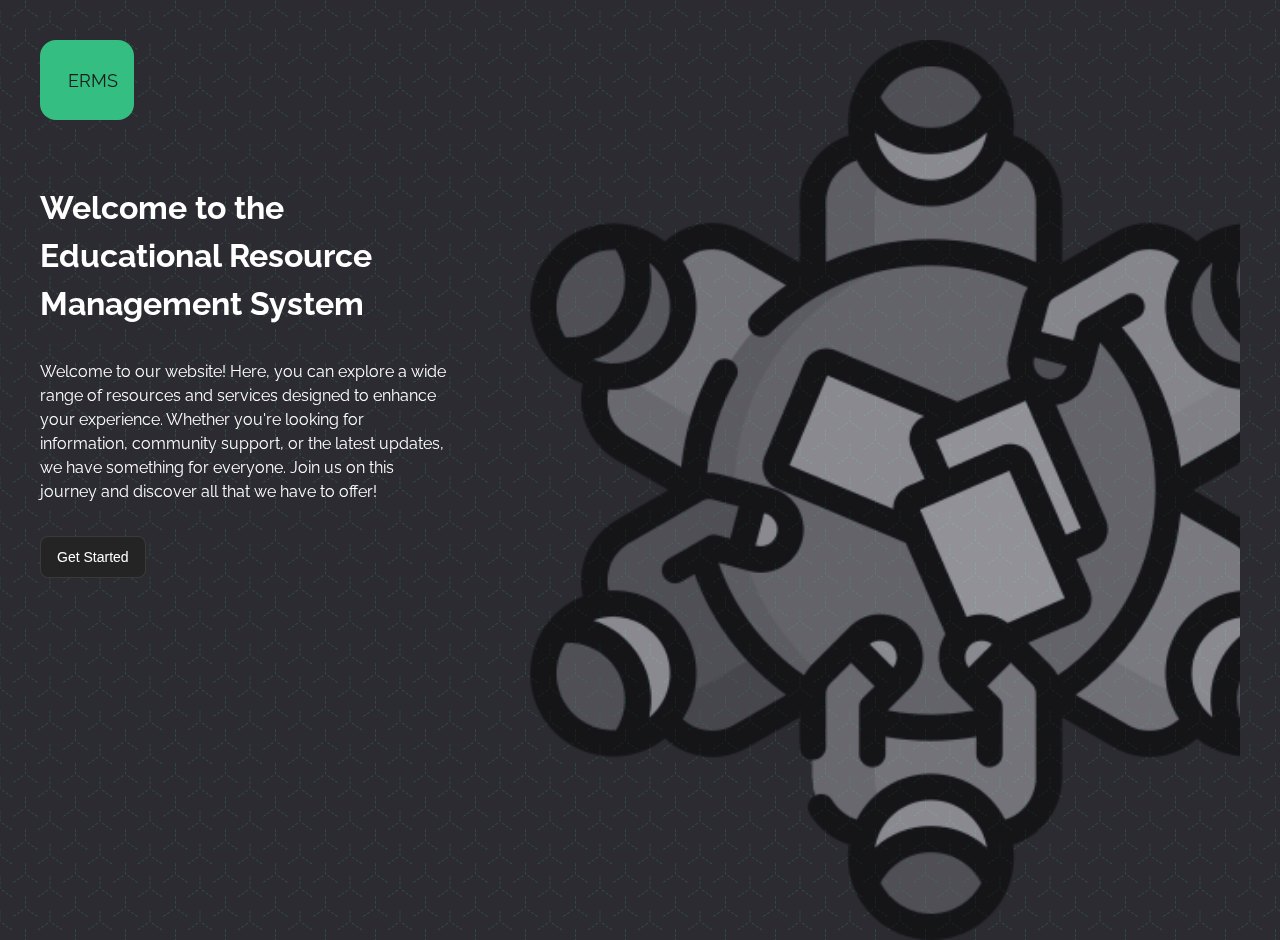
<file: index.html>
<!DOCTYPE html>
<html lang="en">

<head>
    <meta charset="UTF-8">
    <meta name="viewport" content="width=device-width, initial-scale=1.0">
    <title>Welcome to ERMS</title>
    <link rel="stylesheet" href="css/styles.css"> <!-- Adjust the path as needed -->
    <style>
        @font-face {
            font-family: 'Raleway';
            src: url('assets/fonts/Raleway/static/Raleway-Regular.ttf') format('truetype');
            font-weight: normal;
            font-style: normal;
        }

        @font-face {
            font-family: 'Raleway';
            src: url('assets/fonts/Raleway/static/Raleway-Bold.ttf') format('truetype');
            font-weight: bold;
            font-style: normal;
        }

        :root {
            --bg-dark: #1A1A1A;
            --bg-card: #242424;
            --primary-green: #34BE82;
            --text-primary: #FFFFFF;
            --text-secondary: rgba(255, 255, 255, 0.7);
            --border-color: rgba(255, 255, 255, 0.1);
            --sidebar-bg: #34BE82;
            --sidebar-width: 220px;

            /* Font sizes */
            --text-xs: 0.75rem;
            --text-sm: 0.875rem;
            --text-base: 0.938rem;
            --text-lg: 1.125rem;
            --text-xl: 1.5rem;

            /* Font variables */
            --heading-font: 'Raleway', sans-serif;
            --body-font: 'Raleway', sans-serif;
        }

        li {
            list-style: none;
            z-index: 3;
            position: relative;
        }

        #logo {
            height: 3pc;
            filter: hue-rotate(24);
            background-image: url(assets/images/ems-logo.png);
            background-repeat: no-repeat;
            background-size: cover;
        }

        body {
            background-image: url(assets/pattern/pattern.svg);
            background-repeat: repeat;
            background-size: 50px auto;
            background-origin: content-box;
            color: var(--text-primary);
            font-family: var(--body-font);
            margin: 0;
            line-height: 1.5;
        }


        .main-content {
            display: flex;
            padding: 2.5rem;
            height: 100vh;
            flex-direction: row;
            align-items: flex-start;
            gap: 2pc;
            justify-content: center;
        }

        [data-theme="light"] .main-content {
            background-image: url(assets/pattern/pattern-light.svg);
        }

        .quick-action-btn {
            background: var(--bg-card);
            border: 1px solid var(--border-color);
            color: var(--text-primary);
            padding: 0.75rem 1rem;
            border-radius: 8px;
            cursor: pointer;
            font-size: var(--text-sm);
            transition: all 0.2s;
            display: flex;
            align-items: center;
            justify-content: center;
            gap: 0.5rem;
            position: relative;
            overflow: hidden;
        }

        .quick-action-btn:hover {
            border-color: var(--primary-green);
            background: rgba(52, 190, 130, 0.1);
        }

        .quick-action-btn::after {
            content: '';
            position: absolute;
            top: 50%;
            left: 50%;
            width: 0;
            height: 0;
            background: rgba(255, 255, 255, 0.2);
            border-radius: 50%;
            transform: translate(-50%, -50%);
            transition: width 0.3s, height 0.3s;
        }

        .quick-action-btn:active::after {
            width: 200px;
            height: 200px;
        }

        .side-div {
            display: flex;
            align-items: flex-start;
            justify-content: center;
            width: 35vw;
            gap: 2rem;
            flex-direction: column;
        }

        .img-div {
            height: 100vh;
            width: 65vw;
            background-image: url(assets/images/meeting.png);
            background-repeat: no-repeat;
            background-size: cover;
            mix-blend-mode: luminosity;
            filter: opacity(0.5);
        }

        .sidebar-header {
            font-family: var(--heading-font);
            font-size: var(--text-lg);
            color: var(--bg-dark);
            margin-bottom: 2rem;
            display: flex;
            align-items: center;
            gap: 0.75rem;
            background: var(--primary-green);
            border-radius: 1pc;
            justify-content: start;
            padding: 1pc;
        }
    </style>
</head>

<body>

    <div class="main-content">
        <div class="side-div">
            <div class="sidebar-header">
                <div id="logo"></div>
                <span class="bold">ERMS</span>
            </div>
            <h1>Welcome to the Educational Resource Management System</h1>
            <p class="desc">
                Welcome to our website! Here, you can explore a wide range of resources and services designed to enhance
                your experience. Whether you're looking for information, community support, or the latest updates, we
                have something for everyone. Join us on this journey and discover all that we have to offer!
            </p>
            <button class="quick-action-btn" onclick="location.href='pages/home.html'">Get Started</button>
        </div>
        <div class="img-div"></div>
    </div>
</body>

</html>
</file>
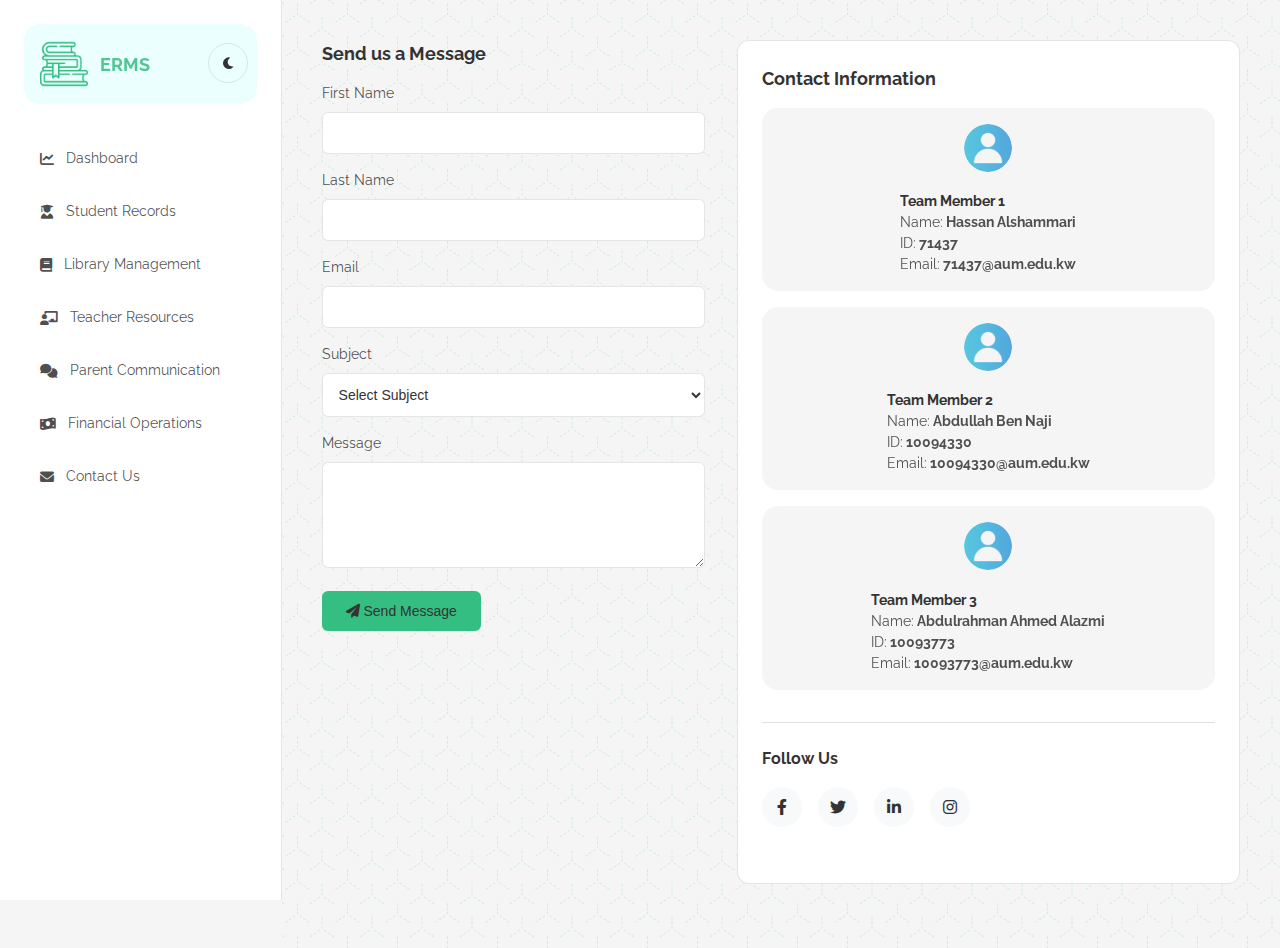
<file: pages/contact-us.html>
<!DOCTYPE html>
<html lang="en">

<head>
    <meta charset="UTF-8">
    <meta name="viewport" content="width=device-width, initial-scale=1.0">
    <title>EMS - Contact Us</title>
    <link rel="stylesheet" href="../css/styles.css">
    <link rel="stylesheet" href="../css/pages/contact.css">
    <link rel="stylesheet" href="https://cdnjs.cloudflare.com/ajax/libs/font-awesome/6.0.0/css/all.min.css">
</head>

<body>
    <div class="container">
        <!-- Sidebar -->
        <div class="sidebar">
            <div class="sidebar-menu-container">
                <div class="sidebar-header">
                    <img src="../assets/images/ems-logo.png" id="logo" alt="EMS Logo">
                    <span class="bold">ERMS</span>
                </div>
                <ul class="sidebar-menu">
                    <li><a href="./home.html" class="active">
                            <i class="fas fa-home"></i> Dashboard
                        </a></li>
                    <li><a href="./student-records.html">
                            <i class="fas fa-user-graduate"></i> Student Records
                        </a></li>
                    <li><a href="./library-management.html">
                            <i class="fas fa-book"></i> Library Management
                        </a></li>
                    <li><a href="./teacher-resources.html">
                            <i class="fas fa-chalkboard-teacher"></i> Teacher Resources
                        </a></li>
                    <li><a href="./parent-communication.html">
                            <i class="fas fa-comments"></i> Parent Communication
                        </a></li>
                    <li><a href="./financial-operations.html">
                            <i class="fas fa-money-bill-wave"></i> Financial Operations
                        </a></li>
                    <li><a href="./contact-us.html">
                            <i class="fas fa-envelope"></i> Contact Us
                        </a></li>
                </ul>
            </div>
        </div>

        <!-- Main Content -->
        <div class="main-content">
            <!-- Contact Information Grid -->
            <div class="contact-grid">
                <!-- Contact Form Section -->
                <div class="contact-form-section">
                    <div class="contact-card">
                        <h3>Send us a Message</h3>
                        <form id="contactForm">
                            <div class="form-row">
                                <div class="form-group">
                                    <label>First Name</label>
                                    <input type="text" required>
                                </div>
                                <div class="form-group">
                                    <label>Last Name</label>
                                    <input type="text" required>
                                </div>
                            </div>
                            <div class="form-group">
                                <label>Email</label>
                                <input type="email" required>
                            </div>
                            <div class="form-group">
                                <label>Subject</label>
                                <select required>
                                    <option value="">Select Subject</option>
                                    <option value="general">General Inquiry</option>
                                    <option value="support">Technical Support</option>
                                    <option value="feedback">Feedback</option>
                                    <option value="other">Other</option>
                                </select>
                            </div>
                            <div class="form-group">
                                <label>Message</label>
                                <textarea rows="5" required></textarea>
                            </div>
                            <button type="submit" class="btn-primary">
                                <i class="fas fa-paper-plane"></i> Send Message
                            </button>
                        </form>
                    </div>
                </div>

                <!-- Contact Details Section -->
                <div class="contact-details-section">
                    <div class="contact-card">
                        <h3>Contact Information</h3>
                        <div class="contact-info">
                            <div class="info-item">
                                <div class="icon"></div>
                                <div>
                                    <h4>Team Member 1</h4>
                                    <p class="bold"><span class="light">Name:</span> Hassan Alshammari</p>
                                    <p class="bold"><span class="light">ID:</span> 71437</p>
                                    <p class="bold"><span class="light">Email:</span> 71437@aum.edu.kw</p>
                                </div>
                            </div>
                            <div class="info-item">
                                <div class="icon"></div>
                                <div>
                                    <h4>Team Member 2</h4>
                                    <p class="bold"><span class="light">Name:</span> Abdullah Ben Naji</p>
                                    <p class="bold"><span class="light">ID:</span> 10094330</p>
                                    <p class="bold"><span class="light">Email:</span> 10094330@aum.edu.kw</p>
                                </div>
                            </div>
                            <div class="info-item">
                                <div class="icon"></div>
                                <div>
                                    <h4>Team Member 3</h4>
                                    <p class="bold"><span class="light">Name:</span> Abdulrahman Ahmed Alazmi</p>
                                    <p class="bold"><span class="light">ID:</span> 10093773</p>
                                    <p class="bold"><span class="light">Email:</span> 10093773@aum.edu.kw</p>
                                </div>
                            </div>
                        </div>

                        <!-- Social Media Links -->
                        <div class="social-links">
                            <h4>Follow Us</h4>
                            <div class="social-icons">
                                <a href="#" class="social-icon">
                                    <i class="fab fa-facebook-f"></i>
                                </a>
                                <a href="#" class="social-icon">
                                    <i class="fab fa-twitter"></i>
                                </a>
                                <a href="#" class="social-icon">
                                    <i class="fab fa-linkedin-in"></i>
                                </a>
                                <a href="#" class="social-icon">
                                    <i class="fab fa-instagram"></i>
                                </a>
                            </div>
                        </div>
                    </div>
                </div>
            </div>
        </div>
    </div>

    <script src="../js/contact-us.js"></script>
</body>

</html>
</file>
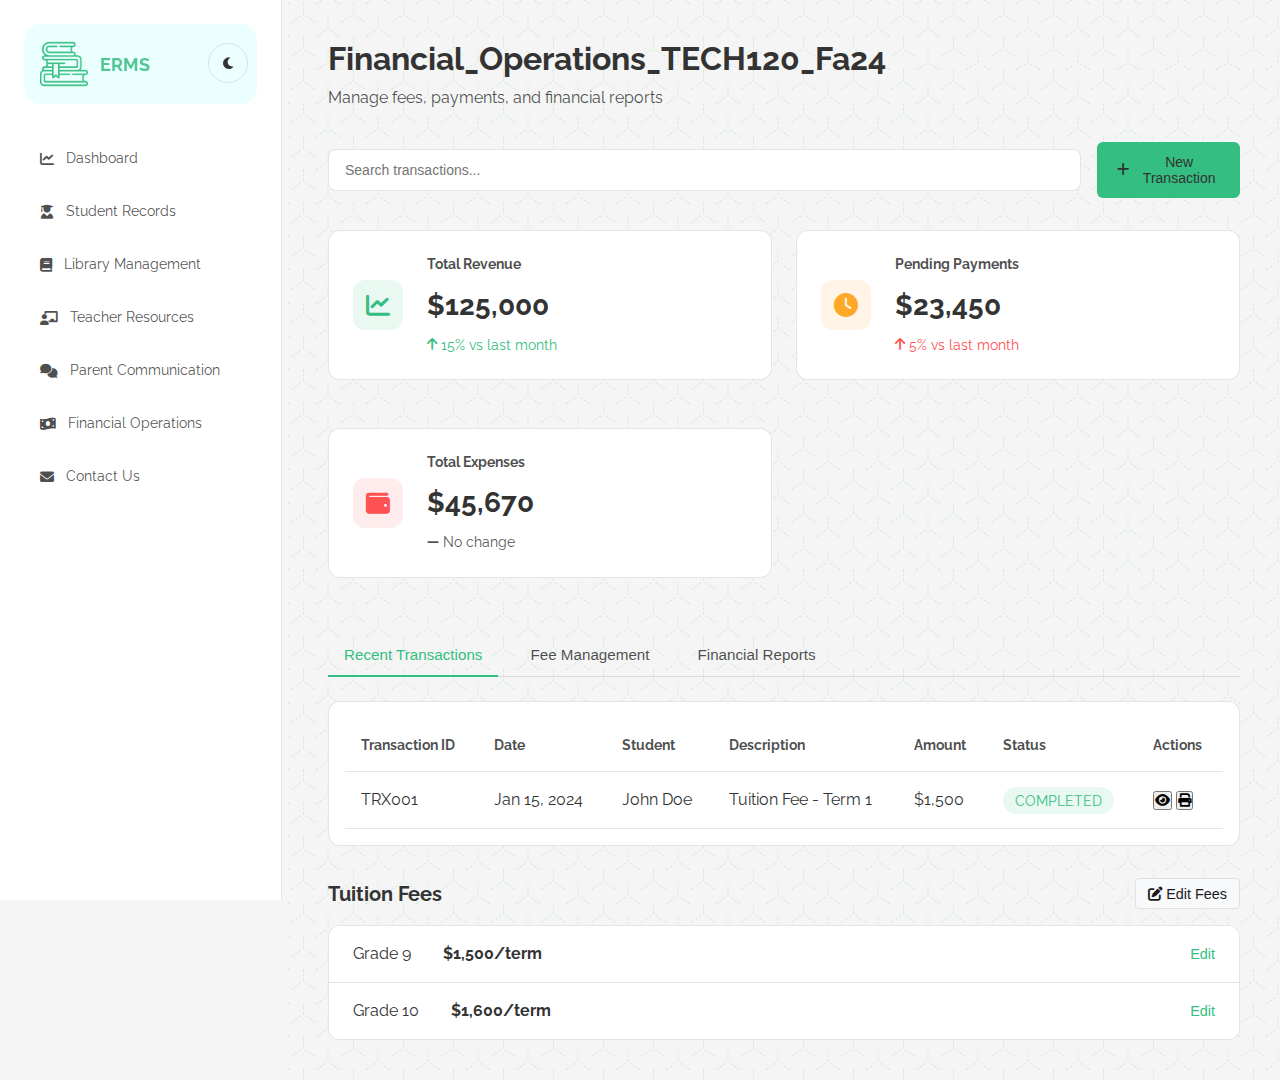
<file: pages/financial-operations.html>
<!DOCTYPE html>
<html lang="en">
<head>
    <meta charset="UTF-8">
    <meta name="viewport" content="width=device-width, initial-scale=1.0">
    <title>EMS - Financial Operations</title>
    <link rel="stylesheet" href="../css/styles.css">
    <link rel="stylesheet" href="../css/pages/financial-operations.css">
    <link rel="stylesheet" href="https://cdnjs.cloudflare.com/ajax/libs/font-awesome/6.0.0/css/all.min.css">
</head>
<body>
    <div class="container">
        <!-- Sidebar will be populated by navigation.js -->
        <div class="sidebar">
            <div class="sidebar-menu-container">
                <div class="sidebar-header">
                    <img src="../assets/images/ems-logo.png" id="logo" alt="EMS Logo">
                    <span class="bold">ERMS</span>
                </div>
                <ul class="sidebar-menu"></ul>
            </div>
        </div>

        <div class="main-content">
            <div class="header">
                <div class="header-title">
                    <h1>Financial_Operations_TECH120_Fa24</h1>
                    <p>Manage fees, payments, and financial reports</p>
                </div>
                <div class="header-actions">
                    <input type="text" placeholder="Search transactions..." class="search-input">
                    <button class="btn-primary" onclick="openNewTransactionModal()">
                        <i class="fas fa-plus"></i> New Transaction
                    </button>
                </div>
            </div>

            <!-- Stats Cards -->
            <div class="stats-grid">
                <div class="stats-card">
                    <div class="stats-icon revenue">
                        <i class="fas fa-chart-line"></i>
                    </div>
                    <div class="stats-info">
                        <h3>Total Revenue</h3>
                        <div class="stats-value">$125,000</div>
                        <div class="stats-change positive">
                            <i class="fas fa-arrow-up"></i> 15% vs last month
                        </div>
                    </div>
                </div>

                <div class="stats-card">
                    <div class="stats-icon pending">
                        <i class="fas fa-clock"></i>
                    </div>
                    <div class="stats-info">
                        <h3>Pending Payments</h3>
                        <div class="stats-value">$23,450</div>
                        <div class="stats-change negative">
                            <i class="fas fa-arrow-up"></i> 5% vs last month
                        </div>
                    </div>
                </div>

                <div class="stats-card">
                    <div class="stats-icon expenses">
                        <i class="fas fa-wallet"></i>
                    </div>
                    <div class="stats-info">
                        <h3>Total Expenses</h3>
                        <div class="stats-value">$45,670</div>
                        <div class="stats-change neutral">
                            <i class="fas fa-minus"></i> No change
                        </div>
                    </div>
                </div>
            </div>

            <!-- Tabs -->
            <div class="tabs">
                <button class="tab-btn active">Recent Transactions</button>
                <button class="tab-btn">Fee Management</button>
                <button class="tab-btn">Financial Reports</button>
            </div>

            <!-- Transactions Table -->
            <div class="table-container">
                <table class="data-table">
                    <thead>
                        <tr>
                            <th>Transaction ID</th>
                            <th>Date</th>
                            <th>Student</th>
                            <th>Description</th>
                            <th>Amount</th>
                            <th>Status</th>
                            <th>Actions</th>
                        </tr>
                    </thead>
                    <tbody>
                        <tr>
                            <td>TRX001</td>
                            <td>Jan 15, 2024</td>
                            <td>John Doe</td>
                            <td>Tuition Fee - Term 1</td>
                            <td>$1,500</td>
                            <td><span class="status-badge completed">Completed</span></td>
                            <td class="actions-cell">
                                <button class="action-btn" title="View">
                                    <i class="fas fa-eye"></i>
                                </button>
                                <button class="action-btn" title="Print">
                                    <i class="fas fa-print"></i>
                                </button>
                            </td>
                        </tr>
                    </tbody>
                </table>
            </div>

            <!-- Fee Structure Section -->
            <div class="section-header">
                <h2>Tuition Fees</h2>
                <button class="btn-secondary" onclick="openEditFeesModal()">
                    <i class="fas fa-edit"></i> Edit Fees
                </button>
            </div>

            <div class="fee-structure">
                <div class="fee-item">
                    <div class="fee-details">
                        <span class="grade">Grade 9</span>
                        <span class="amount">$1,500/term</span>
                    </div>
                    <button class="btn-link">Edit</button>
                </div>
                <div class="fee-item">
                    <div class="fee-details">
                        <span class="grade">Grade 10</span>
                        <span class="amount">$1,600/term</span>
                    </div>
                    <button class="btn-link">Edit</button>
                </div>
            </div>
        </div>
    </div>

    <!-- New Transaction Modal -->
    <div id="newTransactionModal" class="modal">
        <!-- Modal content here -->
    </div>

    <script type="module" src="../js/financial-operations.js"></script>
    <script type="module" src="../js/navigation.js"></script>
    <script type="module" src="../js/theme.js"></script>
    <script type="module" src="../js/config.js"></script>
</body>
</html>
</file>
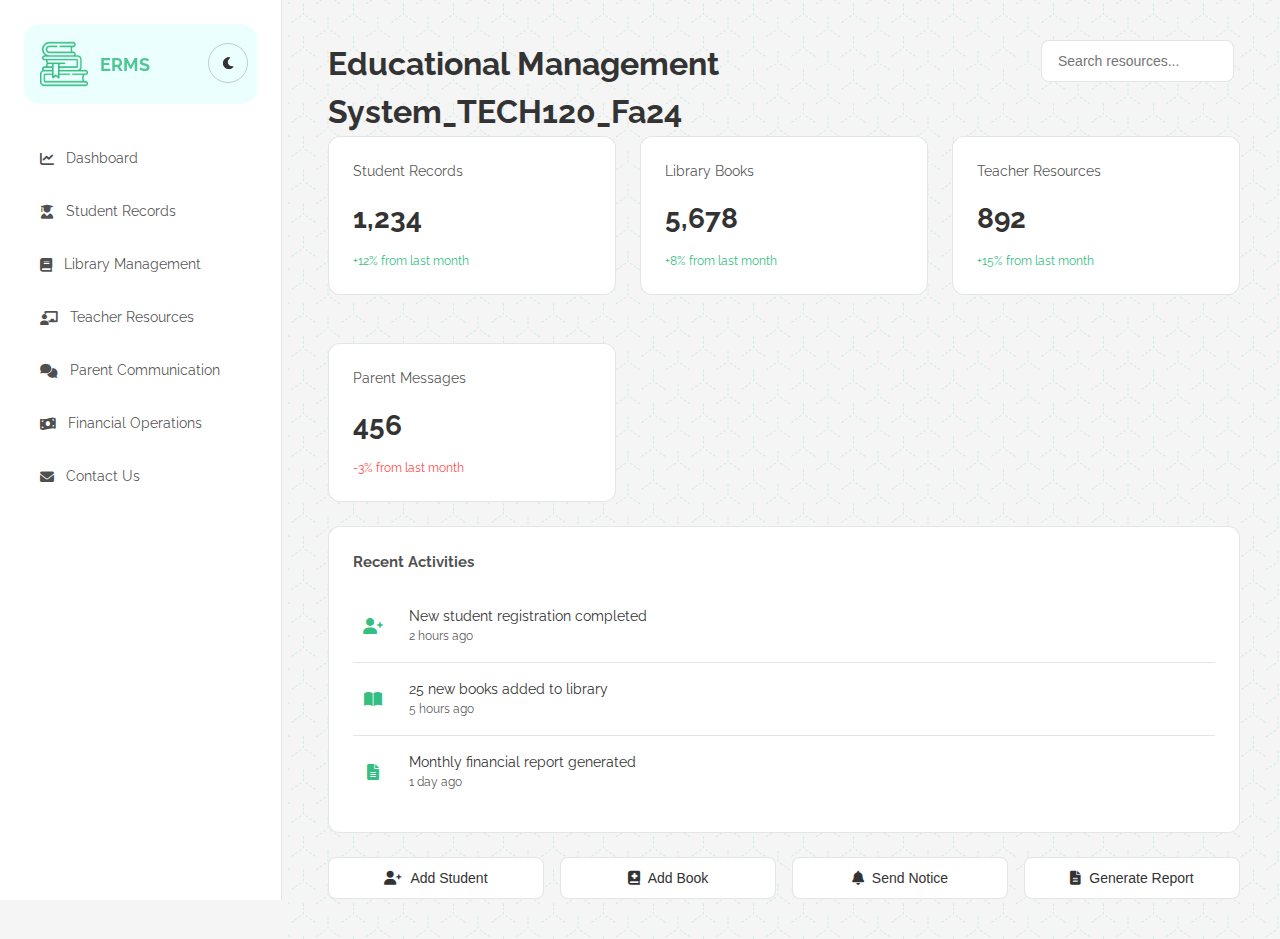
<file: pages/home.html>
<!DOCTYPE html>
<html lang="en">

<head>
  <meta charset="UTF-8">
  <meta name="viewport" content="width=device-width, initial-scale=1.0">
  <title>EMS - Dashboard</title>
  <link rel="stylesheet" href="../css/styles.css">
  <link rel="stylesheet" href="../css/pages/home.css">
  <link rel="stylesheet" href="https://cdnjs.cloudflare.com/ajax/libs/font-awesome/6.0.0/css/all.min.css">
  <script src="../js/config.js"></script>
  <script src="../js/theme.js" type="module"></script>
  <script src="../js/home.js" type="module"></script>
  <script type="module">
    import { initializeNavigation } from '../js/navigation.js';
    import { initializeTheme } from '../js/theme.js';

    document.addEventListener('DOMContentLoaded', () => {
      initializeTheme();
      initializeNavigation();
    });
  </script>
</head>

<body>
  <div class="container">
    <div class="sidebar">
      <div class="sidebar-menu-container">
        <div class="sidebar-header">
          <img src="../assets/images/ems-logo.png" id="logo" alt="EMS Logo">
          <span class="bold">ERMS</span>
        </div>
        <ul class="sidebar-menu" role="navigation">
          <!-- Will be populated by JS -->
        </ul>
      </div>
    </div>
    <div class="main-content">
      <div class="header">
        <div class="header-title">
          <h1>Educational Management System_TECH120_Fa24</h1>
        </div>
        <div class="header-actions">
          <input type="text" placeholder="Search resources..." class="search-input">
        </div>
      </div>
      <div class="stats-container">
        <div class="stats-card">
          <div class="stats-header">
            <h3>Student Records</h3>
          </div>
          <div class="stats-value">1,234</div>
          <div class="stats-change positive">+12% from last month</div>
        </div>
        <div class="stats-card">
          <div class="stats-header">
            <h3>Library Books</h3>
          </div>
          <div class="stats-value">5,678</div>
          <div class="stats-change positive">+8% from last month</div>
        </div>
        <div class="stats-card">
          <div class="stats-header">
            <h3>Teacher Resources</h3>
          </div>
          <div class="stats-value">892</div>
          <div class="stats-change positive">+15% from last month</div>
        </div>
        <div class="stats-card">
          <div class="stats-header">
            <h3>Parent Messages</h3>
          </div>
          <div class="stats-value">456</div>
          <div class="stats-change negative">-3% from last month</div>
        </div>
      </div>
      <div class="recent-activities">
        <h3>Recent Activities</h3>
        <div class="activity-item">
          <div class="activity-icon">
            <i class="fas fa-user-plus"></i>
          </div>
          <div class="activity-content">
            <p>New student registration completed</p>
            <div class="activity-time">2 hours ago</div>
          </div>
        </div>
        <div class="activity-item">
          <div class="activity-icon">
            <i class="fas fa-book-open"></i>
          </div>
          <div class="activity-content">
            <p>25 new books added to library</p>
            <div class="activity-time">5 hours ago</div>
          </div>
        </div>
        <div class="activity-item">
          <div class="activity-icon">
            <i class="fas fa-file-alt"></i>
          </div>
          <div class="activity-content">
            <p>Monthly financial report generated</p>
            <div class="activity-time">1 day ago</div>
          </div>
        </div>
      </div>
      <div class="quick-actions">
        <button class="quick-action-btn">Add Student</button>
        <button class="quick-action-btn">Add Book</button>
        <button class="quick-action-btn">Send Notice</button>
        <button class="quick-action-btn">Generate Report</button>
      </div>
    </div>
  </div>
</body>

</html>
</file>
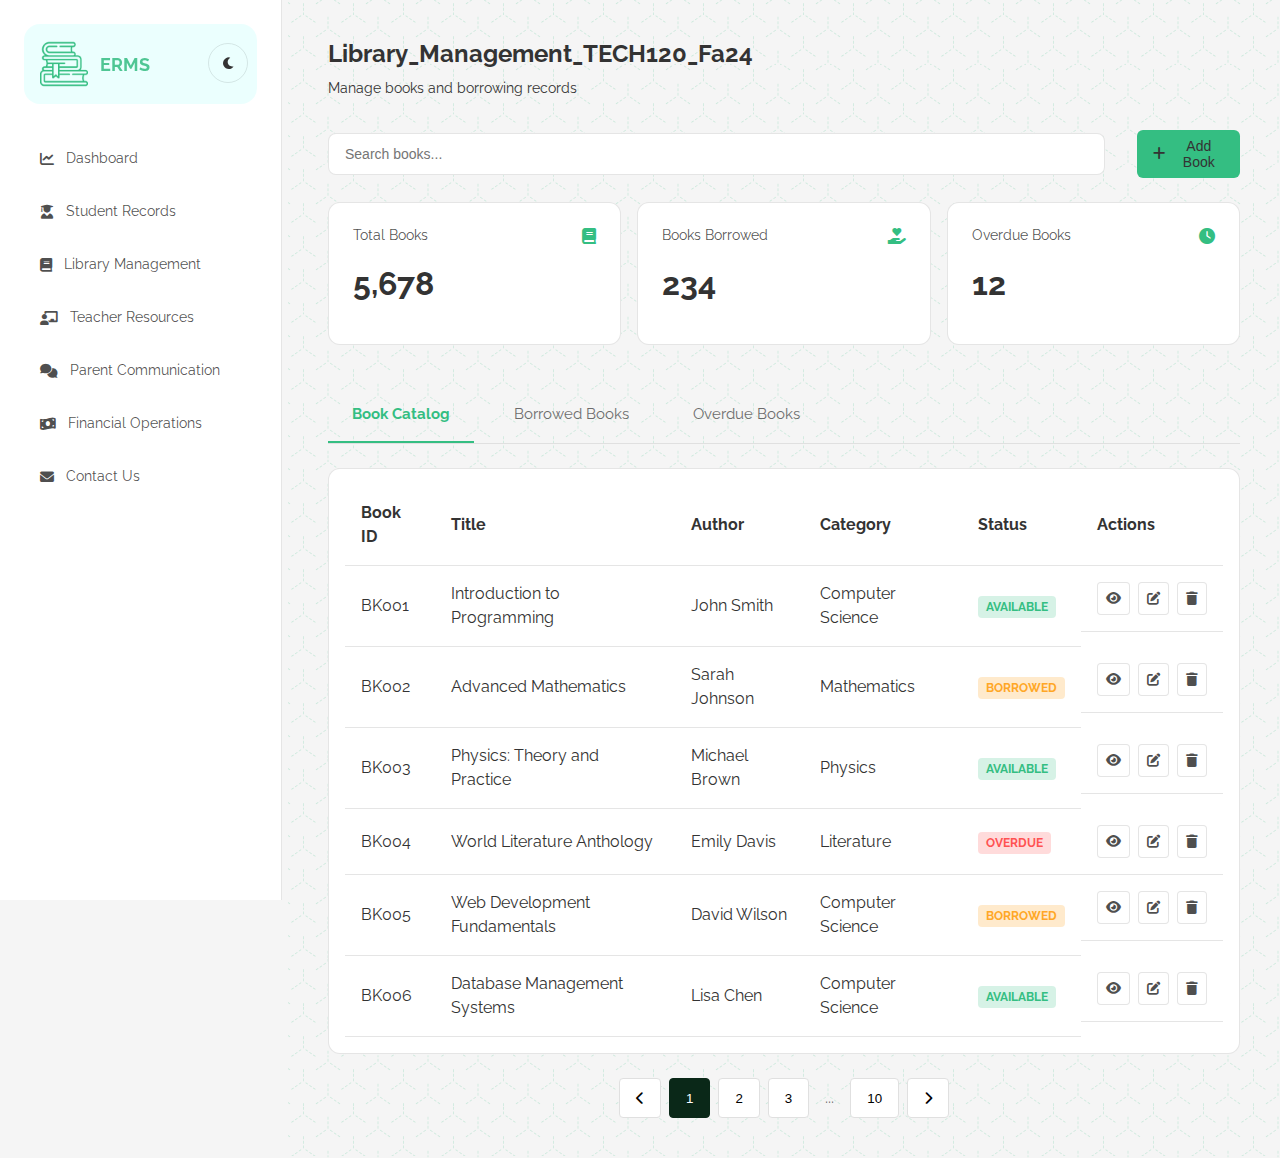
<file: pages/library-management.html>
<!DOCTYPE html>
<html lang="en">
<head>
    <meta charset="UTF-8">
    <meta name="viewport" content="width=device-width, initial-scale=1.0">
    <title>EMS - Library Management</title>
    <link rel="stylesheet" href="../css/styles.css">
    <link rel="stylesheet" href="../css/pages/library-management.css">
    <link rel="stylesheet" href="https://cdnjs.cloudflare.com/ajax/libs/font-awesome/6.0.0/css/all.min.css">
</head>
<body>
    <div class="container">
        <!-- Sidebar -->
        <div class="sidebar">
            <div class="sidebar-menu-container">
              <div class="sidebar-header">
                <img src="../assets/images/ems-logo.png" id="logo" alt="EMS Logo"> 
                <span class="bold">ERMS</span>
              </div>
              <ul class="sidebar-menu">
                <li><a href="./home.html" class="active">
                  <i class="fas fa-home"></i> Dashboard
                </a></li>
                <li><a href="./student-records.html">
                  <i class="fas fa-user-graduate"></i> Student Records
                </a></li>
                <li><a href="./library-management.html">
                  <i class="fas fa-book"></i> Library Management
                </a></li>
                <li><a href="./teacher-resources.html">
                  <i class="fas fa-chalkboard-teacher"></i> Teacher Resources
                </a></li>
                <li><a href="./parent-communication.html">
                  <i class="fas fa-comments"></i> Parent Communication
                </a></li>
                <li><a href="./financial-operations.html">
                  <i class="fas fa-money-bill-wave"></i> Financial Operations
                </a></li>
                <li><a href="./contact-us.html">
                  <i class="fas fa-envelope"></i> Contact Us
                </a></li>
              </ul>
            </div>
          </div>
        <!-- Main Content -->
        <div class="main-content">
            <div class="header">
                <div class="header-title">
                    <h1>Library_Management_TECH120_Fa24</h1>
                    <p>Manage books and borrowing records</p>
                </div>
                <div class="header-actions">
                    <input type="text" placeholder="Search books..." class="search-input">
                    <button class="btn-primary" onclick="openAddBookModal()">
                        <i class="fas fa-plus"></i> Add Book
                    </button>
                </div>
            </div>

            <!-- Library Stats -->
            <div class="stats-grid">
                <div class="stats-card">
                    <div class="stats-header">
                        <h3>Total Books</h3>
                        <i class="fas fa-book stats-icon"></i>
                    </div>
                    <div class="stats-value">5,678</div>
                </div>
                <div class="stats-card">
                    <div class="stats-header">
                        <h3>Books Borrowed</h3>
                        <i class="fas fa-hand-holding-heart stats-icon"></i>
                    </div>
                    <div class="stats-value">234</div>
                </div>
                <div class="stats-card">
                    <div class="stats-header">
                        <h3>Overdue Books</h3>
                        <i class="fas fa-clock stats-icon"></i>
                    </div>
                    <div class="stats-value">12</div>
                </div>
            </div>

            <!-- Tabs -->
            <div class="tabs">
                <button class="tab-btn active" onclick="switchTab('books')">Book Catalog</button>
                <button class="tab-btn" onclick="switchTab('borrowed')">Borrowed Books</button>
                <button class="tab-btn" onclick="switchTab('overdue')">Overdue Books</button>
            </div>

            <!-- Book Catalog Table -->
            <div id="books" class="tab-content active">
                <div class="table-container">
                    <table class="data-table">
                        <thead>
                            <tr>
                                <th>Book ID</th>
                                <th>Title</th>
                                <th>Author</th>
                                <th>Category</th>
                                <th>Status</th>
                                <th>Actions</th>
                            </tr>
                        </thead>
                        <tbody>
                            <tr>
                                <td>BK001</td>
                                <td>Introduction to Programming</td>
                                <td>John Smith</td>
                                <td>Computer Science</td>
                                <td><span class="status-badge available">Available</span></td>
                                <td class="actions-cell">
                                    <button class="action-btn" title="View Details">
                                        <i class="fas fa-eye"></i>
                                    </button>
                                    <button class="action-btn" title="Edit">
                                        <i class="fas fa-edit"></i>
                                    </button>
                                    <button class="action-btn" title="Delete">
                                        <i class="fas fa-trash"></i>
                                    </button>
                                </td>
                            </tr>
                            <tr>
                                <td>BK002</td>
                                <td>Advanced Mathematics</td>
                                <td>Sarah Johnson</td>
                                <td>Mathematics</td>
                                <td><span class="status-badge borrowed">Borrowed</span></td>
                                <td class="actions-cell">
                                    <button class="action-btn" title="View Details">
                                        <i class="fas fa-eye"></i>
                                    </button>
                                    <button class="action-btn" title="Edit">
                                        <i class="fas fa-edit"></i>
                                    </button>
                                    <button class="action-btn" title="Delete">
                                        <i class="fas fa-trash"></i>
                                    </button>
                                </td>
                            </tr>
                            <tr>
                                <td>BK003</td>
                                <td>Physics: Theory and Practice</td>
                                <td>Michael Brown</td>
                                <td>Physics</td>
                                <td><span class="status-badge available">Available</span></td>
                                <td class="actions-cell">
                                    <button class="action-btn" title="View Details">
                                        <i class="fas fa-eye"></i>
                                    </button>
                                    <button class="action-btn" title="Edit">
                                        <i class="fas fa-edit"></i>
                                    </button>
                                    <button class="action-btn" title="Delete">
                                        <i class="fas fa-trash"></i>
                                    </button>
                                </td>
                            </tr>
                            <tr>
                                <td>BK004</td>
                                <td>World Literature Anthology</td>
                                <td>Emily Davis</td>
                                <td>Literature</td>
                                <td><span class="status-badge overdue">Overdue</span></td>
                                <td class="actions-cell">
                                    <button class="action-btn" title="View Details">
                                        <i class="fas fa-eye"></i>
                                    </button>
                                    <button class="action-btn" title="Edit">
                                        <i class="fas fa-edit"></i>
                                    </button>
                                    <button class="action-btn" title="Delete">
                                        <i class="fas fa-trash"></i>
                                    </button>
                                </td>
                            </tr>
                            <tr>
                                <td>BK005</td>
                                <td>Web Development Fundamentals</td>
                                <td>David Wilson</td>
                                <td>Computer Science</td>
                                <td><span class="status-badge borrowed">Borrowed</span></td>
                                <td class="actions-cell">
                                    <button class="action-btn" title="View Details">
                                        <i class="fas fa-eye"></i>
                                    </button>
                                    <button class="action-btn" title="Edit">
                                        <i class="fas fa-edit"></i>
                                    </button>
                                    <button class="action-btn" title="Delete">
                                        <i class="fas fa-trash"></i>
                                    </button>
                                </td>
                            </tr>
                            <tr>
                                <td>BK006</td>
                                <td>Database Management Systems</td>
                                <td>Lisa Chen</td>
                                <td>Computer Science</td>
                                <td><span class="status-badge available">Available</span></td>
                                <td class="actions-cell">
                                    <button class="action-btn" title="View Details">
                                        <i class="fas fa-eye"></i>
                                    </button>
                                    <button class="action-btn" title="Edit">
                                        <i class="fas fa-edit"></i>
                                    </button>
                                    <button class="action-btn" title="Delete">
                                        <i class="fas fa-trash"></i>
                                    </button>
                                </td>
                            </tr>
                        </tbody>
                    </table>
                </div>
            </div>

            <!-- Borrowed Books Table -->
            <div id="borrowed" class="tab-content">
                <div class="table-container">
                    <table class="data-table">
                        <thead>
                            <tr>
                                <th>Book ID</th>
                                <th>Title</th>
                                <th>Borrowed By</th>
                                <th>Borrow Date</th>
                                <th>Due Date</th>
                                <th>Actions</th>
                            </tr>
                        </thead>
                        <tbody>
                            <!-- Add borrowed books data -->
                        </tbody>
                    </table>
                </div>
            </div>

            <!-- Overdue Books Table -->
            <div id="overdue" class="tab-content">
                <div class="table-container">
                    <table class="data-table">
                        <thead>
                            <tr>
                                <th>Book ID</th>
                                <th>Title</th>
                                <th>Borrowed By</th>
                                <th>Due Date</th>
                                <th>Days Overdue</th>
                                <th>Actions</th>
                            </tr>
                        </thead>
                        <tbody>
                            <!-- Add overdue books data -->
                        </tbody>
                    </table>
                </div>
            </div>

            <!-- Pagination -->
            <div class="pagination">
                <button class="pagination-btn"><i class="fas fa-chevron-left"></i></button>
                <button class="pagination-btn active">1</button>
                <button class="pagination-btn">2</button>
                <button class="pagination-btn">3</button>
                <span class="pagination-ellipsis">...</span>
                <button class="pagination-btn">10</button>
                <button class="pagination-btn"><i class="fas fa-chevron-right"></i></button>
            </div>
        </div>
    </div>

    <!-- Add Book Modal -->
    <div id="addBookModal" class="modal">
        <div class="modal-content">
            <div class="modal-header">
                <h2>Add New Book</h2>
                <button class="close-btn" onclick="closeAddBookModal()">×</button>
            </div>
            <div class="modal-body">
                <form id="addBookForm">
                    <div class="form-group">
                        <label>Book ID</label>
                        <input type="text" required>
                    </div>
                    <div class="form-group">
                        <label>Title</label>
                        <input type="text" required>
                    </div>
                    <div class="form-group">
                        <label>Author</label>
                        <input type="text" required>
                    </div>
                    <div class="form-row">
                        <div class="form-group">
                            <label>Category</label>
                            <select required>
                                <option value="">Select Category</option>
                                <option value="cs">Computer Science</option>
                                <option value="math">Mathematics</option>
                                <option value="physics">Physics</option>
                                <option value="literature">Literature</option>
                            </select>
                        </div>
                        <div class="form-group">
                            <label>Quantity</label>
                            <input type="number" min="1" required>
                        </div>
                    </div>
                    <div class="form-group">
                        <label>Description</label>
                        <textarea rows="3"></textarea>
                    </div>
                    <div class="form-actions">
                        <button type="button" class="btn-secondary" onclick="closeAddBookModal()">Cancel</button>
                        <button type="submit" class="btn-primary">Add Book</button>
                    </div>
                </form>
            </div>
        </div>
    </div>

    <script type="module" src="../js/library-management.js"></script>
    <script src="../js/theme.js"></script>
    <script src="../js/navigation.js"></script>
    <script src="../js/config.js"></script>
</body>
</html>
</file>
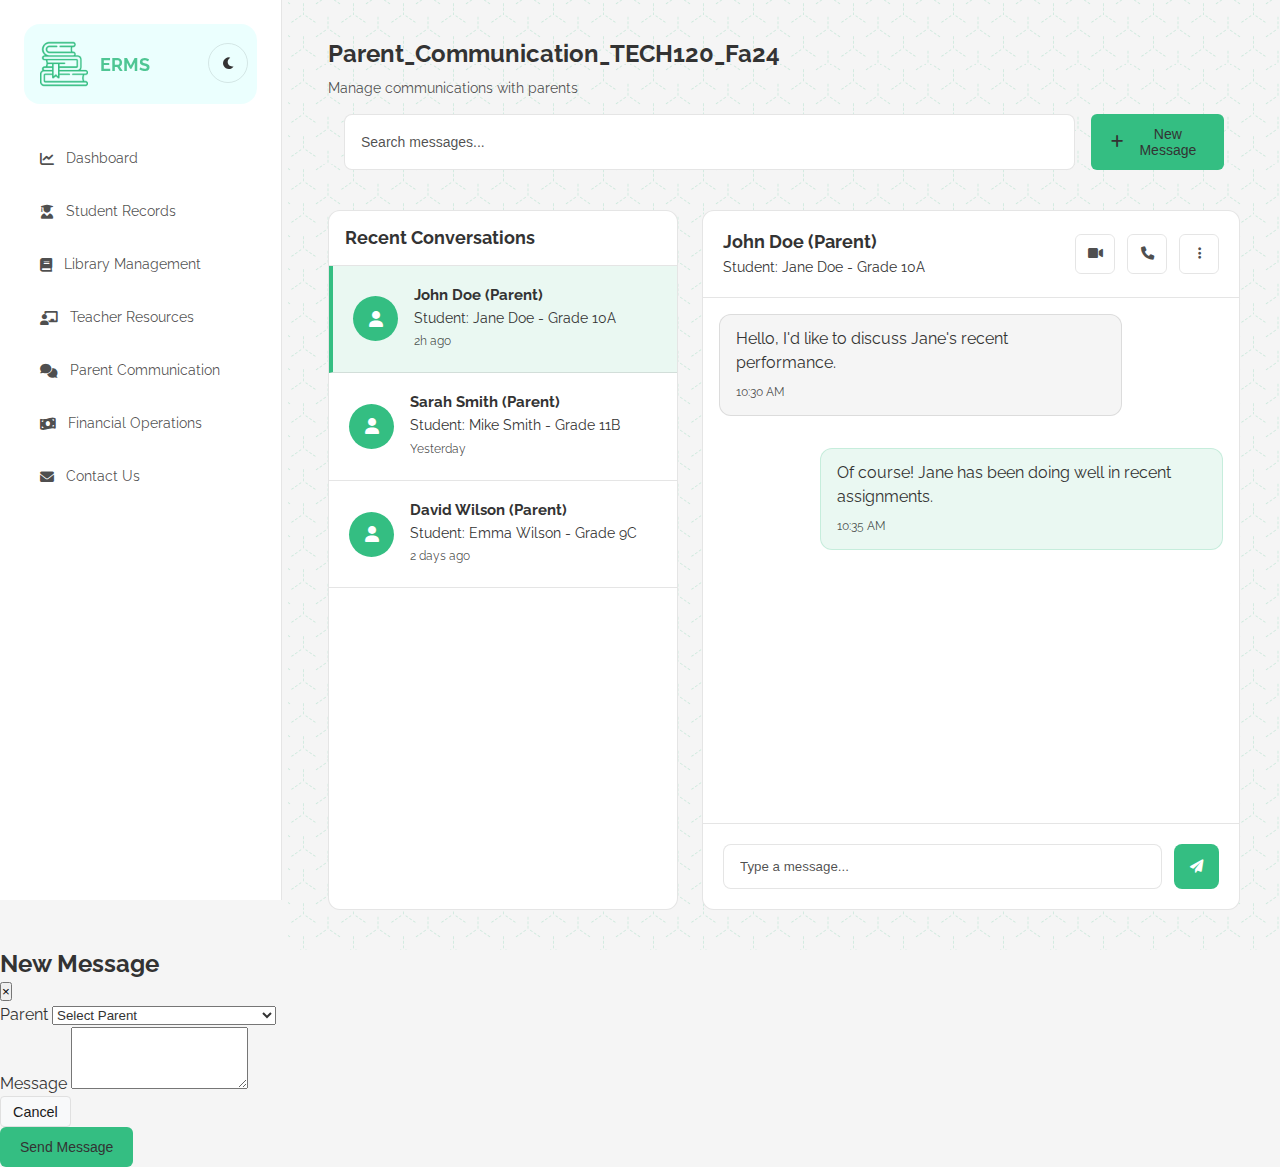
<file: pages/parent-communication.html>
<!DOCTYPE html>
<html lang="en">
<head>
    <meta charset="UTF-8">
    <meta name="viewport" content="width=device-width, initial-scale=1.0">
    <title>EMS - Parent Communication</title>
    <link rel="stylesheet" href="../css/styles.css">
    <link rel="stylesheet" href="../css/pages/parent-communication.css">
    <link rel="stylesheet" href="https://cdnjs.cloudflare.com/ajax/libs/font-awesome/6.0.0/css/all.min.css">
</head>
<body>
    <div class="container">
        <!-- Sidebar will be populated by navigation.js -->
        <div class="sidebar">
            <div class="sidebar-menu-container">
                <div class="sidebar-header">
                    <img src="../assets/images/ems-logo.png" id="logo" alt="EMS Logo">
                    <span class="bold">ERMS</span>
                </div>
                <ul class="sidebar-menu"></ul>
            </div>
        </div>

        <div class="main-content">
            <div class="header">
                <div class="header-title">
                    <h1>Parent_Communication_TECH120_Fa24</h1>
                    <p>Manage communications with parents</p>
                </div>
                <div class="header-actions">
                    <input type="text" placeholder="Search messages..." class="search-input">
                    <button class="btn-primary" onclick="openNewMessageModal()">
                        <i class="fas fa-plus"></i> New Message
                    </button>
                </div>
            </div>

            <div class="chat-container">
                <!-- Conversations List -->
                <div class="conversations-list">
                    <div class="list-header">
                        <h2>Recent Conversations</h2>
                    </div>
                    <div class="conversations">
                        <div class="conversation active">
                            <div class="avatar">
                                <i class="fas fa-user"></i>
                            </div>
                            <div class="conversation-info">
                                <h3>John Doe (Parent)</h3>
                                <p>Student: Jane Doe - Grade 10A</p>
                                <span class="time">2h ago</span>
                            </div>
                        </div>
                        <div class="conversation">
                            <div class="avatar">
                                <i class="fas fa-user"></i>
                            </div>
                            <div class="conversation-info">
                                <h3>Sarah Smith (Parent)</h3>
                                <p>Student: Mike Smith - Grade 11B</p>
                                <span class="time">Yesterday</span>
                            </div>
                        </div>
                        <div class="conversation">
                            <div class="avatar">
                                <i class="fas fa-user"></i>
                            </div>
                            <div class="conversation-info">
                                <h3>David Wilson (Parent)</h3>
                                <p>Student: Emma Wilson - Grade 9C</p>
                                <span class="time">2 days ago</span>
                            </div>
                        </div>
                    </div>
                </div>

                <!-- Chat Area -->
                <div class="chat-area">
                    <div class="chat-header">
                        <div class="chat-title">
                            <h2>John Doe (Parent)</h2>
                            <p>Student: Jane Doe - Grade 10A</p>
                        </div>
                        <div class="chat-actions">
                            <button class="action-btn" title="Video Call">
                                <i class="fas fa-video"></i>
                            </button>
                            <button class="action-btn" title="Voice Call">
                                <i class="fas fa-phone"></i>
                            </button>
                            <button class="action-btn" title="More Options">
                                <i class="fas fa-ellipsis-v"></i>
                            </button>
                        </div>
                    </div>

                    <div class="messages">
                        <div class="message received">
                            <div class="message-content">
                                <p>Hello, I'd like to discuss Jane's recent performance.</p>
                                <span class="time">10:30 AM</span>
                            </div>
                        </div>
                        <div class="message sent">
                            <div class="message-content">
                                <p>Of course! Jane has been doing well in recent assignments.</p>
                                <span class="time">10:35 AM</span>
                            </div>
                        </div>
                    </div>

                    <div class="message-input">
                        <input type="text" placeholder="Type a message...">
                        <button class="send-btn">
                            <i class="fas fa-paper-plane"></i>
                        </button>
                    </div>
                </div>
            </div>
        </div>
    </div>

    <!-- New Message Modal -->
    <div id="newMessageModal" class="modal">
        <div class="modal-content">
            <div class="modal-header">
                <h2>New Message</h2>
                <button class="close-btn" onclick="closeNewMessageModal()">×</button>
            </div>
            <div class="modal-body">
                <form id="newMessageForm">
                    <div class="form-group">
                        <label>Parent</label>
                        <select required>
                            <option value="">Select Parent</option>
                            <option value="1">John Doe (Jane Doe - 10A)</option>
                            <option value="2">Sarah Smith (Mike Smith - 11B)</option>
                            <option value="3">David Wilson (Emma Wilson - 9C)</option>
                        </select>
                    </div>
                    <div class="form-group">
                        <label>Message</label>
                        <textarea rows="4" required></textarea>
                    </div>
                    <div class="form-actions">
                        <button type="button" class="btn-secondary" onclick="closeNewMessageModal()">Cancel</button>
                        <button type="submit" class="btn-primary">Send Message</button>
                    </div>
                </form>
            </div>
        </div>
    </div>

    <script type="module" src="../js/parent-communication.js"></script>
    <script type="module" src="../js/navigation.js"></script>
    <script type="module" src="../js/theme.js"></script>
    <script type="module" src="../js/config.js"></script>
</body>
</html>
</file>
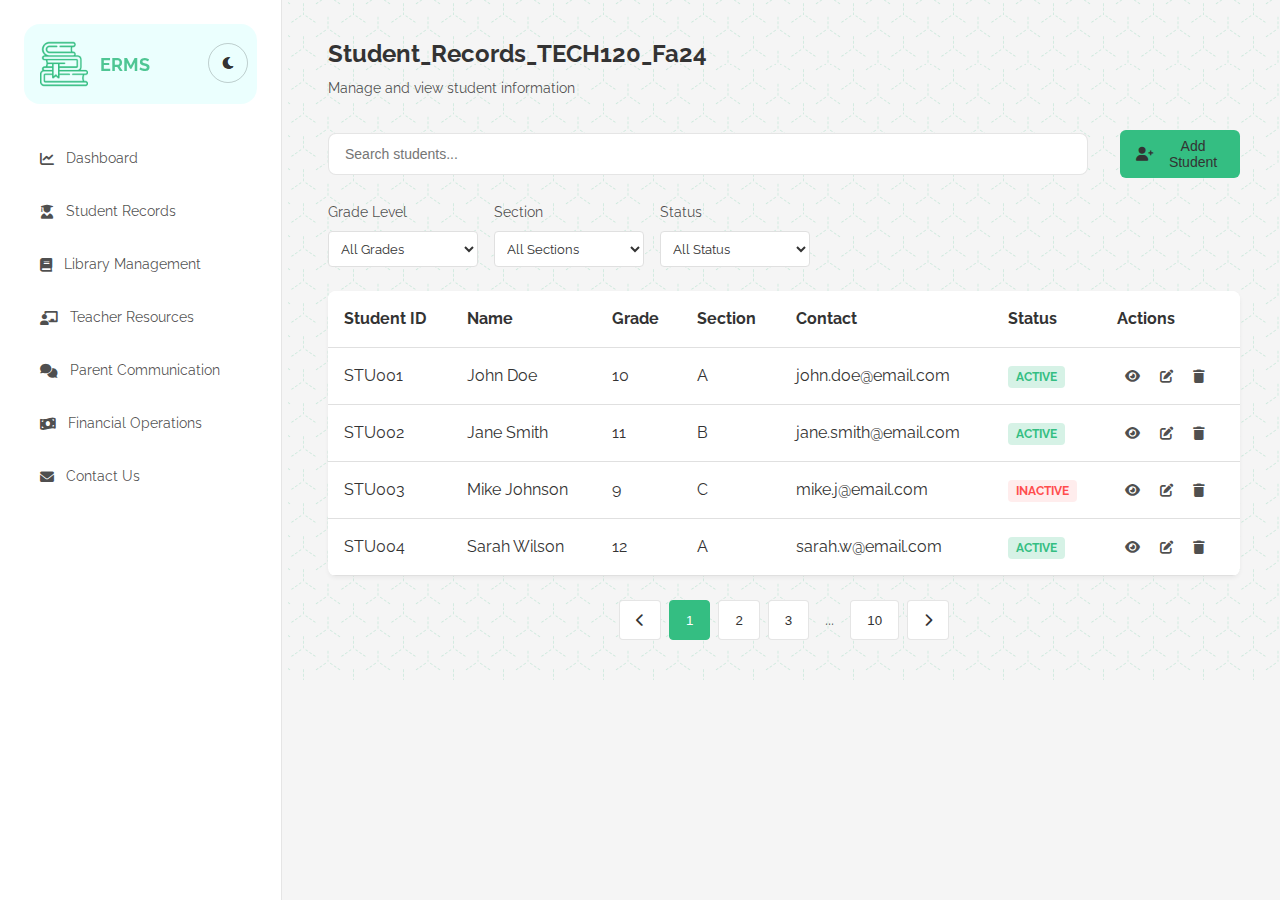
<file: pages/student-records.html>
<!DOCTYPE html>
<html lang="en">
<head>
    <meta charset="UTF-8">
    <meta name="viewport" content="width=device-width, initial-scale=1.0">
    <title>EMS - Student Records</title>
    <script src="../js/config.js"></script>
    <link rel="stylesheet" href="../css/styles.css">
    <link rel="stylesheet" href="../css/pages/student-records.css">         
    <link rel="stylesheet" href="https://cdnjs.cloudflare.com/ajax/libs/font-awesome/6.0.0/css/all.min.css">
</head>
<body>
    <div class="container">
        <!-- Sidebar -->
        <div class="sidebar">
            <div class="sidebar-menu-container">
              <div class="sidebar-header">
                <img src="../assets/images/ems-logo.png" id="logo" alt="EMS Logo"> 
                <span class="bold">ERMS</span>
              </div>
              <ul class="sidebar-menu">
                <!-- Will be populated by navigation.js -->
              </ul>
            </div>
          </div>

        <!-- Main Content -->
        <div class="main-content">
            <div class="header">
                <div class="header-title">
                    <h1>Student_Records_TECH120_Fa24</h1>
                    <p>Manage and view student information</p>
                </div>
                <div class="header-actions">
                    <input type="text" placeholder="Search students..." class="search-input">
                    <button class="btn-primary" onclick="openAddStudentModal()">
                        <i class="fas fa-user-plus"></i> Add Student
                    </button>
                </div>
            </div>

            <!-- Filters Section -->
            <div class="filters-section">
                <div class="filter-group">
                    <label>Grade Level</label>
                    <select class="filter-select">
                        <option value="">All Grades</option>
                        <option value="9">Grade 9</option>
                        <option value="10">Grade 10</option>
                        <option value="11">Grade 11</option>
                        <option value="12">Grade 12</option>
                    </select>
                </div>
                <div class="filter-group">
                    <label>Section</label>
                    <select class="filter-select">
                        <option value="">All Sections</option>
                        <option value="A">Section A</option>
                        <option value="B">Section B</option>
                        <option value="C">Section C</option>
                    </select>
                </div>
                <div class="filter-group">
                    <label>Status</label>
                    <select class="filter-select">
                        <option value="">All Status</option>
                        <option value="active">Active</option>
                        <option value="inactive">Inactive</option>
                    </select>
                </div>
            </div>

            <!-- Students Table -->
            <div class="table-container">
                <table class="data-table">
                    <thead>
                        <tr>
                            <th>Student ID</th>
                            <th>Name</th>
                            <th>Grade</th>
                            <th>Section</th>
                            <th>Contact</th>
                            <th>Status</th>
                            <th>Actions</th>
                        </tr>
                    </thead>
                    <tbody>
                        <tr>
                            <td>STU001</td>
                            <td>John Doe</td>
                            <td>10</td>
                            <td>A</td>
                            <td>john.doe@email.com</td>
                            <td><span class="status-badge active">ACTIVE</span></td>
                            <td class="actions-cell">
                                <button class="action-btn" title="View Details">
                                    <i class="fas fa-eye"></i>
                                </button>
                                <button class="action-btn" title="Edit">
                                    <i class="fas fa-edit"></i>
                                </button>
                                <button class="action-btn" title="Delete">
                                    <i class="fas fa-trash"></i>
                                </button>
                            </td>
                        </tr>
                        <tr>
                            <td>STU002</td>
                            <td>Jane Smith</td>
                            <td>11</td>
                            <td>B</td>
                            <td>jane.smith@email.com</td>
                            <td><span class="status-badge active">ACTIVE</span></td>
                            <td class="actions-cell">
                                <button class="action-btn" title="View Details">
                                    <i class="fas fa-eye"></i>
                                </button>
                                <button class="action-btn" title="Edit">
                                    <i class="fas fa-edit"></i>
                                </button>
                                <button class="action-btn" title="Delete">
                                    <i class="fas fa-trash"></i>
                                </button>
                            </td>
                        </tr>
                        <tr>
                            <td>STU003</td>
                            <td>Mike Johnson</td>
                            <td>9</td>
                            <td>C</td>
                            <td>mike.j@email.com</td>
                            <td><span class="status-badge inactive">INACTIVE</span></td>
                            <td class="actions-cell">
                                <button class="action-btn" title="View Details">
                                    <i class="fas fa-eye"></i>
                                </button>
                                <button class="action-btn" title="Edit">
                                    <i class="fas fa-edit"></i>
                                </button>
                                <button class="action-btn" title="Delete">
                                    <i class="fas fa-trash"></i>
                                </button>
                            </td>
                        </tr>
                        <tr>
                            <td>STU004</td>
                            <td>Sarah Wilson</td>
                            <td>12</td>
                            <td>A</td>
                            <td>sarah.w@email.com</td>
                            <td><span class="status-badge active">ACTIVE</span></td>
                            <td class="actions-cell">
                                <button class="action-btn" title="View Details">
                                    <i class="fas fa-eye"></i>
                                </button>
                                <button class="action-btn" title="Edit">
                                    <i class="fas fa-edit"></i>
                                </button>
                                <button class="action-btn" title="Delete">
                                    <i class="fas fa-trash"></i>
                                </button>
                            </td>
                        </tr>
                    </tbody>
                </table>
            </div>

            <!-- Pagination -->
            <div class="pagination">
                <button class="pagination-btn"><i class="fas fa-chevron-left"></i></button>
                <button class="pagination-btn active">1</button>
                <button class="pagination-btn">2</button>
                <button class="pagination-btn">3</button>
                <span class="pagination-ellipsis">...</span>
                <button class="pagination-btn">10</button>
                <button class="pagination-btn"><i class="fas fa-chevron-right"></i></button>
            </div>
        </div>
    </div>

    <!-- Add Student Modal -->
    <div id="addStudentModal" class="modal">
        <div class="modal-content">
            <div class="modal-header">
                <h2>Add New Student</h2>
                <button class="close-btn" onclick="closeAddStudentModal()">×</button>
            </div>
            <div class="modal-body">
                <form id="addStudentForm">
                    <div class="form-group">
                        <label>Student ID</label>
                        <input type="text" required>
                    </div>
                    <div class="form-group">
                        <label>Full Name</label>
                        <input type="text" required>
                    </div>
                    <div class="form-row">
                        <div class="form-group">
                            <label>Grade</label>
                            <select required>
                                <option value="">Select Grade</option>
                                <option value="9">Grade 9</option>
                                <option value="10">Grade 10</option>
                                <option value="11">Grade 11</option>
                                <option value="12">Grade 12</option>
                            </select>
                        </div>
                        <div class="form-group">
                            <label>Section</label>
                            <select required>
                                <option value="">Select Section</option>
                                <option value="A">Section A</option>
                                <option value="B">Section B</option>
                                <option value="C">Section C</option>
                            </select>
                        </div>
                    </div>
                    <div class="form-group">
                        <label>Email</label>
                        <input type="email" required>
                    </div>
                    <div class="form-group">
                        <label>Phone</label>
                        <input type="tel" required>
                    </div>
                    <div class="form-actions">
                        <button type="button" class="btn-secondary" onclick="closeAddStudentModal()">Cancel</button>
                        <button type="submit" class="btn-primary">Add Student</button>
                    </div>
                </form>
            </div>
        </div>
    </div>

    <script type="module" src="../js/student-records.js"></script>
    <script type="module">
        import { initializeNavigation } from '../js/navigation.js';
        import { initializeTheme } from '../js/theme.js';

        document.addEventListener('DOMContentLoaded', () => {
            initializeTheme();
            initializeNavigation();
        });
    </script>
</body>
</html>
</file>
<file: css/styles.css>
:root {
    --bg-dark: #1A1A1A;
    --bg-card: #242424;
    --primary-green: #34BE82;
    --text-primary: #FFFFFF;
    --text-secondary: rgba(255, 255, 255, 0.7);
    --border-color: rgba(255, 255, 255, 0.1);
    --sidebar-bg: #34BE82;
    --sidebar-width: 220px;

    /* Font sizes */
    --text-xs: 0.75rem;
    --text-sm: 0.875rem;
    --text-base: 0.938rem;
    --text-lg: 1.125rem;
    --text-xl: 1.5rem;
}

[data-theme="light"] {
    --bg-dark: #f5f5f5;
    --bg-card: #ffffff;
    --text-primary: #333333;
    --text-secondary: rgba(0, 0, 0, 0.7);
    --border-color: rgba(0, 0, 0, 0.1);
}

* {
    margin: 0;
    padding: 0;
    box-sizing: border-box;
    transition: background-color 0.1s, color 0.1s, border-color 0.1s;
}

body {
    background: var(--bg-dark);
    color: var(--text-primary);
    font-family: var(--body-font);
    margin: 0;
    line-height: 1.5;
}
</file>
<file: css/pages/contact.css>
/* css/pages/home.css */

@font-face {
    font-family: 'Raleway';
    src: url('../../assets/fonts/Raleway/static/Raleway-Regular.ttf') format('truetype');
    font-weight: normal;
    font-style: normal;
}

@font-face {
    font-family: 'Raleway';
    src: url('../../assets/fonts/Raleway/static/Raleway-Bold.ttf') format('truetype');
    font-weight: bold;
    font-style: normal;
}

:root {
    --bg-dark: #1A1A1A;
    --bg-card: #242424;
    --primary-green: #34BE82;
    --text-primary: #FFFFFF;
    --text-secondary: rgba(255, 255, 255, 0.7);
    --border-color: rgba(255, 255, 255, 0.1);
    --sidebar-bg: #34BE82;
    --sidebar-width: 220px;

    /* Font sizes */
    --text-xs: 0.75rem;
    --text-sm: 0.875rem;
    --text-base: 0.938rem;
    --text-lg: 1.125rem;
    --text-xl: 1.5rem;

    /* Font variables */
    --heading-font: 'Raleway', sans-serif;
    --body-font: 'Raleway', sans-serif;
}

li {
    list-style: none;
    z-index: 3;
    position: relative;
}

#logo {
    height: 3pc;
    filter: hue-rotate(24);
}

body {
    background: var(--bg-dark);
    color: var(--text-primary);
    font-family: var(--body-font);
    margin: 0;
    line-height: 1.5;
}

.container {
    display: flex;
    height: inherit;
    background: var(--bg-dark);
}

.main-content {
    flex: 1;
    display: flex;
    flex-direction: column;
    padding: 2.5rem;
    margin-left: 22%;
    background-image: url(../../assets/pattern/pattern.svg);
    background-repeat: repeat;
    background-size: 50px auto;
    background-origin: content-box;
    min-height: 100vh;
    gap: 2rem;
}

.contact-card-container {
    padding: 1rem;
    width: 50%;
}

.contact-grid {
    display: flex;
    flex-direction: row;
    gap: 2rem;
}

.contact-form-section {
    width: 80%;
}

.contact-details-section {
    width: 100%;
    background: var(--bg-card);
    border-radius: 12px;
    padding: 1.5rem;
    border: 1px solid var(--border-color);
    margin-bottom: 1.5rem;
}
.pl-5{
    padding-left: 1.5pc;
}
.border-right {
    /* border-right: solid 1px; */
    padding: 0 1pc;
}

.border-btm {
    border-bottom: solid 1px;
    padding: 1pc 0;
}

.box {
    display: flex;
    align-items: center;
    justify-content: center;
    background-color: #333333;
    border-radius: 1pc;
    padding: 1pc;
}

.contact-info {
    display: flex;
    flex-direction: row;
    gap: 1rem;
    flex-wrap: wrap;
}

.info-item {
    display: flex;
    flex-direction: column;
    gap: 1.2rem;
    padding: 1pc 2pc;
    width: 100%;
    background: var(--bg-dark);
    border-radius: 1pc;
    font-size: var(--text-sm);
    align-items: center;
}

.icon {
    background-image: url(/assets/images/profile.png);
    background-position: center;
    background-repeat: no-repeat;
    background-size: contain;
    height: 3rem;
    width: 3rem;
    border-radius: 50%;
}

[data-theme="light"] .main-content {
    background-image: url(../../assets/pattern/pattern-light.svg);
}

[data-theme="light"] .social-icon {
    background: #f8f9fa;
}

.stats-container {
    display: grid;
    grid-template-columns: repeat(auto-fit, minmax(220px, 1fr));
    gap: 1.5rem;
}

.stats-card {
    background: var(--bg-card);
    border-radius: 12px;
    padding: 1.5rem;
    border: 1px solid var(--border-color);
    margin-bottom: 1.5rem;
}

.stats-header {
    display: flex;
    justify-content: space-between;
    align-items: center;
    margin-bottom: 1rem;
}

.stats-header h3 {
    color: var(--text-secondary);
    font-size: var(--text-sm);
    font-weight: 500;
    margin: 0;
}

.stats-value {
    font-size: 1.75rem;
    font-weight: 600;
    margin: 0.75rem 0;
}

.stats-change {
    font-size: var(--text-xs);
    display: flex;
    align-items: center;
    gap: 0.25rem;
}

.stats-change.positive {
    color: var(--primary-green);
}

.stats-change.negative {
    color: #ff4d4d;
}

.recent-activities {
    background: var(--bg-card);
    border-radius: 12px;
    padding: 1.5rem;
    border: 1px solid var(--border-color);
    margin-bottom: 1.5rem;
}

.recent-activities h3 {
    font-size: var(--text-base);
    margin: 0 0 1rem 0;
    color: var(--text-secondary);
}

.activity-item {
    display: flex;
    align-items: center;
    gap: 1rem;
    padding: 1rem 0;
    border-bottom: 1px solid var(--border-color);
}

.activity-item:last-child {
    border-bottom: none;
}

.activity-icon {
    width: 40px;
    height: 40px;
    background: rgba(255, 255, 255, 0.1);
    border-radius: 8px;
    display: flex;
    align-items: center;
    justify-content: center;
    color: var(--primary-green);
}

.activity-content {
    flex: 1;
}

.activity-content p {
    margin: 0;
    color: var(--text-primary);
    font-size: var(--text-sm);
}

.activity-time {
    color: var(--text-secondary);
    font-size: var(--text-xs);
}

.quick-actions {
    display: grid;
    grid-template-columns: repeat(auto-fit, minmax(150px, 1fr));
    gap: 1rem;
}

.quick-action-btn {
    background: var(--bg-card);
    border: 1px solid var(--border-color);
    color: var(--text-primary);
    padding: 0.75rem 1rem;
    border-radius: 8px;
    cursor: pointer;
    font-size: var(--text-sm);
    transition: all 0.1s;
    display: flex;
    align-items: center;
    justify-content: center;
    gap: 0.5rem;
    position: relative;
    overflow: hidden;
}

.quick-action-btn:hover {
    border-color: var(--primary-green);
    background: rgba(52, 190, 130, 0.1);
}

.quick-action-btn::after {
    content: '';
    position: absolute;
    top: 50%;
    left: 50%;
    width: 0;
    height: 0;
    background: rgba(255, 255, 255, 0.2);
    border-radius: 50%;
    transform: translate(-50%, -50%);
    transition: width 0.1s, height 0.1s;
}

.quick-action-btn:active::after {
    width: 200px;
    height: 200px;
}

.search-input {
    background: var(--bg-card);
    border: 1px solid var(--border-color);
    color: var(--text-primary);
    padding: 0.75rem 1rem;
    border-radius: 8px;
    font-size: var(--text-sm);
    margin-bottom: 2rem;
    width: 97%;
    outline: none;
}

.search-input:focus {
    border-color: var(--primary-green);
}

.btn-primary {
    background: var(--primary-green);
    color: var(--text-primary);
    border: none;
    padding: 0.5rem 1rem;
    border-radius: 6px;
    cursor: pointer;
    font-size: var(--text-sm);
}

/* Sidebar styles */
.sidebar {
    width: 22%;
    padding: 1.5rem;
    background: var(--bg-card);
    border-right: 1px solid var(--border-color);
    position: fixed;
    height: 100%;
}

.sidebar::after {
    content: '';
    position: absolute;
    top: 0;
    right: 0;
    width: 70%;
    height: 100%;
    opacity: 0.03;
    z-index: 1;
}

.sidebar-header {
    font-family: var(--heading-font);
    font-size: var(--text-lg);
    color: var(--bg-dark);
    margin-bottom: 2rem;
    display: flex;
    align-items: center;
    gap: 0.75rem;
    background: var(--primary-green);
    border-radius: 1pc;
    justify-content: start;
    padding: 1pc;
}


.sidebar-menu {
    list-style: none;
    padding: 0;
    margin: 0;
    z-index: 2;
    flex: 1;
}

.sidebar-menu a {
    color: var(--text-secondary);
    padding: 0.75rem 1rem;
    border-radius: 8px;
    font-size: var(--text-sm);
    transition: all 0.2s;
    display: flex;
    align-items: center;
    gap: 0.75rem;
    text-decoration: none;
    margin-bottom: 0.5rem;
}

.sidebar-menu a:hover,
.sidebar-menu a.active {
    background: rgba(52, 190, 130, 0.1);
    color: var(--primary-green);
}

.sidebar-feature {
    z-index: 2;
}

.feature-message {
    color: var(--text-primary);
    background: rgba(0, 0, 0, 0.2);
    padding: 1.5rem;
    border-radius: 8px;
    backdrop-filter: blur(4px);
}

.feature-message h3 {
    font-size: var(--text-lg);
    margin-bottom: 0.75rem;
    font-weight: 600;
}

.feature-message p {
    font-size: var(--text-sm);
    opacity: 0.9;
    margin-bottom: 1rem;
}

.feature-message .btn-feature {
    background: var(--text-primary);
    color: var(--sidebar-bg);
    border: none;
    padding: 0.5rem 1rem;
    border-radius: 4px;
    font-size: var(--text-sm);
    cursor: pointer;
    transition: all 0.2s;
}

.feature-message .btn-feature:hover {
    background: rgba(255, 255, 255, 0.9);
}

.bold {
    font-weight: 800;
    filter: opacity(0.85);
}

.light {
    font-weight: 100;
    filter: opacity(1);
}

.contact-table {
    border: solid 1px;
    border-radius: 1pc;
    padding: 1pc;
}

/* Add these CSS variables for light theme */
[data-theme="light"] {
    --bg-dark: #f5f5f5;
    --bg-card: #ffffff;
    --text-primary: #333333;
    --text-secondary: rgba(0, 0, 0, 0.7);
    --border-color: rgba(0, 0, 0, 0.1);
}

/* Theme toggle button styles */
.theme-toggle {
    position: fixed;
    top: 2.7rem;
    left: 13rem;
    background: transparent;
    border: 1px solid var(--border-color);
    color: var(--text-primary);
    padding: 0.5rem;
    border-radius: 50%;
    cursor: pointer;
    z-index: 1000;
    width: 40px;
    height: 40px;
    display: flex;
    align-items: center;
    justify-content: center;
    transition: all 0.2s;
}

.theme-toggle:hover {
    background: var(--primary-green);
    color: white;
}

/* Smooth transitions for theme changes */
* {
    transition: background-color 0.1s, color 0.1s, border-color 0.1s;
}

[data-theme="light"] #logo {
    content: url(../../assets/images/ems-logo-light.png);
}

[data-theme="light"] .sidebar-header .bold {
    color: #34bc81ff;
}

/* Update sidebar header background in light mode */
[data-theme="light"] .sidebar-header {
    background: #8ffffb2e;
}

.contact-container {
    background: var(--bg-card);
    border-radius: 8px;
    padding: 2rem;
    border: 1px solid var(--border-color);
    margin-top: 2rem;
    width: 50%;
}

.contact-card {
    margin-bottom: 2rem;
}

.contact-card h3 {
    font-size: var(--text-lg);
    color: var(--text-primary);
    margin-bottom: 1rem;
}

.form-group,
.form-row {
    margin-bottom: 1rem;
}

.form-group label {
    display: block;
    font-size: var(--text-sm);
    color: var(--text-secondary);
    margin-bottom: 0.5rem;
}

.form-group input,
.form-group select,
.form-group textarea {
    width: 100%;
    padding: 0.75rem;
    border: 1px solid var(--border-color);
    border-radius: 6px;
    background: var(--bg-card);
    color: var(--text-primary);
    font-size: var(--text-sm);
}

.form-group input:focus,
.form-group select:focus,
.form-group textarea:focus {
    border-color: var(--primary-green);
}

.btn-primary {
    background: var(--primary-green);
    color: var(--text-primary);
    border: none;
    padding: 0.75rem 1.5rem;
    border-radius: 6px;
    cursor: pointer;
    font-size: var(--text-sm);
    transition: background 0.2s;
}

.btn-primary:hover {
    background: rgba(52, 190, 130, 0.8);
}


/* Social Links */
.social-links {
    margin-top: 2rem;
    padding-top: 1.5rem;
    border-top: 1px solid #e0e0e0;
}

.social-links h4 {
    margin: 0 0 1rem 0;
}

.social-icons {
    display: flex;
    gap: 1rem;
}

.social-icon {
    width: 40px;
    height: 40px;
    border-radius: 50%;
    background: #333333;
    display: flex;
    align-items: center;
    justify-content: center;
    color: var(--primary-dark);
    text-decoration: none;
    transition: all 0.2s ease;
}

.social-icon:hover {
    background: var(--primary-dark);
    color: white;
}
</file>
<file: css/pages/financial-operations.css>
/* Font declarations */
@font-face {
    font-family: 'Raleway';
    src: url('../../assets/fonts/Raleway-Regular.ttf') format('truetype');
    font-weight: normal;
    font-style: normal;
}

@font-face {
    font-family: 'Raleway';
    src: url('../../assets/fonts/Raleway-Bold.ttf') format('truetype');
    font-weight: bold;
    font-style: normal;
}

@font-face {
    font-family: 'Montserrat';
    src: url('../../assets/fonts/Montserrat-Regular.ttf') format('truetype');
    font-weight: normal;
    font-style: normal;
}

@font-face {
    font-family: 'Montserrat';
    src: url('../../assets/fonts/Montserrat-Bold.ttf') format('truetype');
    font-weight: bold;
    font-style: normal;
}

/* Root variables */
:root {
    --primary-dark: #0A2818;
    --primary-light: #34BE82;
    --secondary-gray: #F5F5F5;
    --text-dark: #1A1A1A;
    --text-light: #FFFFFF;
    --accent-yellow: #FFB347;
    --sidebar-width: 220px;
    
    /* Font variables */
    --heading-font: 'Raleway', sans-serif;
    --body-font: 'Montserrat', sans-serif;
}

/* Base typography */
body {
    font-family: var(--body-font);
    margin: 0;
    padding: 0;
    line-height: 1.6;
    background: var(--secondary-gray);
}

h1, h2, h3, h4, h5, h6 {
    font-family: var(--heading-font);
    font-weight: bold;
    line-height: 1.2;
}

/* Global Styles */
* {
    margin: 0;
    padding: 0;
    box-sizing: border-box;
}

/* Layout */
.container {
    display: grid;
    grid-template-columns: var(--sidebar-width) 1fr;
    min-height: 100vh;
}

/* Sidebar */
#sidebar {
    background: var(--primary-dark);
    color: var(--text-light);
    padding: 0.75rem;
}

.sidebar-header {
    padding: 0.75rem;
    margin-bottom: 0.75rem;
}

.sidebar-menu {
    list-style: none;
}

.sidebar-menu a {
    color: var(--text-light);
    text-decoration: none;
    padding: 0.5rem 0.75rem;
    display: flex;
    align-items: center;
    gap: 0.75rem;
    border-radius: 4px;
    transition: background-color 0.2s;
    font-size: 0.9rem;
}

.sidebar-menu a:hover,
.sidebar-menu a.active {
    background: rgba(255, 255, 255, 0.1);
}

/* Main Content */
.main-content {
    padding: 1.5rem;
}

/* Header */
.header {
    display: flex;
    flex-direction: column;
    justify-content: space-between;
    align-items: flex-start;
    margin-bottom: 1.5rem;
    gap: 2rem;
}

/* Header title colors */
.header-title h1 {
    color: var(--text-primary);
    margin-bottom: 0.5rem;
}

.header-title p {
    color: var(--text-secondary);
}

/* Ensure subtitle with "with" is visible */
.header-title p span {
    color: var(--text-secondary);
}
/* Finance Overview Cards */
.finance-overview {
    display: grid;
    grid-template-columns: repeat(auto-fit, minmax(300px, 1fr));
    gap: 1.5rem;
    margin-bottom: 2rem;
}

.finance-card {
    background: white;
    padding: 1.5rem;
    border-radius: 8px;
    box-shadow: 0 2px 4px rgba(0, 0, 0, 0.05);
    display: flex;
    gap: 1.5rem;
}

.finance-icon {
    width: 48px;
    height: 48px;
    border-radius: 8px;
    display: flex;
    align-items: center;
    justify-content: center;
    font-size: 1.5rem;
}

.total-revenue .finance-icon {
    background: #e6f4ea;
    color: #1e7e34;
}

.pending-payments .finance-icon {
    background: #fff3e0;
    color: #f57c00;
}

.expenses .finance-icon {
    background: #feeced;
    color: #dc3545;
}

.finance-info {
    flex: 1;
}

.finance-info h3 {
    margin: 0;
    font-size: 1rem;
    color: #666;
}

.finance-amount {
    font-size: 1.75rem;
    font-weight: bold;
    margin: 0.5rem 0;
}

.finance-change {
    font-size: 0.875rem;
    display: flex;
    align-items: center;
    gap: 0.25rem;
}

.finance-change.positive {
    color: #1e7e34;
}

.finance-change.negative {
    color: #dc3545;
}

/* Fee Structure */
.fee-structure {
    background: var(--bg-card);
    border: 1px solid var(--border-color);
    border-radius: 12px;
    overflow: hidden;
}

.fee-category {
    margin-bottom: 2rem;
}

.fee-category h3 {
    margin: 0 0 1rem 0;
    padding-bottom: 0.5rem;
    border-bottom: 1px solid #e0e0e0;
}

.fee-items {
    display: flex;
    flex-direction: column;
    gap: 1rem;
    background: var(--secondary-gray);
}

.fee-item {
    display: flex;
    justify-content: space-between;
    align-items: center;
    padding: 1rem 1.5rem;
    border-bottom: 1px solid var(--border-color);
    background: var(--bg-card);
}

.fee-item:last-child {
    border-bottom: none;
}

.fee-details {
    display: flex;
    gap: 2rem;
    color: var(--text-primary);
}

.btn-link {
    background: none;
    border: none;
    color: var(--primary-green);
    cursor: pointer;
    font-size: 0.9rem;
}

/* Reports Grid */
.reports-grid {
    display: grid;
    grid-template-columns: repeat(auto-fill, minmax(300px, 1fr));
    gap: 1.5rem;
}

.report-card {
    background: white;
    padding: 1.5rem;
    border-radius: 8px;
    box-shadow: 0 2px 4px rgba(0, 0, 0, 0.05);
}

.report-header {
    display: flex;
    align-items: center;
    gap: 1rem;
    margin-bottom: 1rem;
}

.report-header i {
    font-size: 1.5rem;
    color: var(--primary-dark);
}

.report-actions {
    display: flex;
    gap: 1rem;
    margin-top: 1rem;
}

/* Table Specific Styles */
.amount {
    font-weight: 600;
}

.amount.positive {
    color: #1e7e34;
}

.amount.negative {
    color: #dc3545;
}

.status-badge {
    padding: 0.25rem 0.5rem;
    border-radius: 4px;
    font-size: 0.75rem;
    font-weight: bold;
    text-transform: uppercase;
}

.status-badge.completed {
    background: #e6f4ea;
    color: #1e7e34;
}

.status-badge.pending {
    background: #fff3e0;
    color: #f57c00;
}

.status-badge.failed {
    background: #feeced;
    color: #dc3545;
}

/* Button Styles */
.btn-primary {
    background-color: var(--primary-dark);
    color: var(--text-light);
    border: none;
    border-radius: 4px;
    padding: 0.4rem 0.75rem;
    cursor: pointer;
    display: flex;
    align-items: center;
    gap: 0.5rem;
    font-size: 0.9rem;
}

.btn-secondary {
    background: #f8f9fa;
    border: 1px solid #e0e0e0;
    color: var(--text-dark);
    padding: 0.4rem 0.75rem;
    border-radius: 4px;
    cursor: pointer;
    font-size: 0.9rem;
}

/* Responsive Adjustments */
@media (max-width: 768px) {
    .container {
        grid-template-columns: 1fr;
    }
    
    .finance-overview {
        grid-template-columns: 1fr;
    }
    
    .reports-grid {
        grid-template-columns: 1fr;
    }
}

/* css/pages/home.css */

@font-face {
    font-family: 'Raleway';
    src: url('../../assets/fonts/Raleway/static/Raleway-Regular.ttf') format('truetype');
    font-weight: normal;
    font-style: normal;
}

@font-face {
    font-family: 'Raleway';
    src: url('../../assets/fonts/Raleway/static/Raleway-Bold.ttf') format('truetype');
    font-weight: bold;
    font-style: normal;
}

:root {
    --bg-dark: #1A1A1A;
    --bg-card: #242424;
    --primary-green: #34BE82;
    --text-primary: #FFFFFF;
    --text-secondary: rgba(255, 255, 255, 0.7);
    --border-color: rgba(255, 255, 255, 0.1);
    --sidebar-bg: #34BE82;
    --sidebar-width: 220px;

    /* Font sizes */
    --text-xs: 0.75rem;
    --text-sm: 0.875rem;
    --text-base: 0.938rem;
    --text-lg: 1.125rem;
    --text-xl: 1.5rem;

    /* Font variables */
    --heading-font: 'Raleway', sans-serif;
    --body-font: 'Raleway', sans-serif;
}

li{
    list-style: none;
    z-index: 3;
    position: relative;
}

#logo {
    height: 3pc;
    filter: hue-rotate(24);
}

body {
    background: var(--bg-dark);
    color: var(--text-primary);
    font-family: var(--body-font);
    margin: 0;
    line-height: 1.5;
}

.container {
    display: flex;
    height: inherit;
    background: var(--bg-dark);
}

.main-content {
    flex: 1;
    padding: 2.5rem;
    margin: 0 0 0 18pc;
    background-image: url(../../assets/pattern/pattern.svg);
    background-repeat: repeat;
    background-size: 50px auto;
    background-origin: content-box;
    height: fit-content;
}

[data-theme="light"] .main-content {
    background-image: url(../../assets/pattern/pattern-light.svg);
}

.stats-container {
    display: grid;
    grid-template-columns: repeat(auto-fit, minmax(220px, 1fr));
    gap: 1.5rem;
}

.stats-card {
    background: var(--bg-card);
    border-radius: 12px;
    padding: 1.5rem;
    border: 1px solid var(--border-color);
    margin-bottom: 1.5rem;
}

.stats-header {
    display: flex;
    justify-content: space-between;
    align-items: center;
    margin-bottom: 1rem;
}

.stats-header h3 {
    color: var(--text-secondary);
    font-size: var(--text-sm);
    font-weight: 500;
    margin: 0;
}

.stats-value {
    font-size: 1.75rem;
    font-weight: 600;
    margin: 0.75rem 0;
}

.stats-change {
    font-size: var(--text-xs);
    display: flex;
    align-items: center;
    gap: 0.25rem;
}

.stats-change.positive {
    color: var(--primary-green);
}

.stats-change.negative {
    color: #ff4d4d;
}

.recent-activities {
    background: var(--bg-card);
    border-radius: 12px;
    padding: 1.5rem;
    border: 1px solid var(--border-color);
    margin-bottom: 1.5rem;
}

.recent-activities h3 {
    font-size: var(--text-base);
    margin: 0 0 1rem 0;
    color: var(--text-secondary);
}

.activity-item {
    display: flex;
    align-items: center;
    gap: 1rem;
    padding: 1rem 0;
    border-bottom: 1px solid var(--border-color);
}

.activity-item:last-child {
    border-bottom: none;
}

.activity-icon {
    width: 40px;
    height: 40px;
    background: rgba(255, 255, 255, 0.1);
    border-radius: 8px;
    display: flex;
    align-items: center;
    justify-content: center;
    color: var(--primary-green);
}

.activity-content {
    flex: 1;
}

.activity-content p {
    margin: 0;
    color: var(--text-primary);
    font-size: var(--text-sm);
}

.activity-time {
    color: var(--text-secondary);
    font-size: var(--text-xs);
}

.quick-actions {
    display: grid;
    grid-template-columns: repeat(auto-fit, minmax(150px, 1fr));
    gap: 1rem;
}

.quick-action-btn {
    background: var(--bg-card);
    border: 1px solid var(--border-color);
    color: var(--text-primary);
    padding: 0.75rem 1rem;
    border-radius: 8px;
    cursor: pointer;
    font-size: var(--text-sm);
    transition: all 0.2s;
    display: flex;
    align-items: center;
    justify-content: center;
    gap: 0.5rem;
    position: relative;
    overflow: hidden;
}

.quick-action-btn:hover {
    border-color: var(--primary-green);
    background: rgba(52, 190, 130, 0.1);
}

.quick-action-btn::after {
    content: '';
    position: absolute;
    top: 50%;
    left: 50%;
    width: 0;
    height: 0;
    background: rgba(255, 255, 255, 0.2);
    border-radius: 50%;
    transform: translate(-50%, -50%);
    transition: width 0.3s, height 0.3s;
}

.quick-action-btn:active::after {
    width: 200px;
    height: 200px;
}

.search-input {
    background: var(--bg-card);
    border: 1px solid var(--border-color);
    color: var(--text-primary);
    padding: 0.75rem 1rem;
    border-radius: 8px;
    font-size: var(--text-sm);
    margin-bottom: 2rem;
    width: 97%;
    outline: none;
}

.search-input:focus {
    border-color: var(--primary-green);
}

.btn-primary {
    background: var(--primary-green);
    color: var(--text-primary);
    border: none;
    padding: 0.5rem 1rem;
    border-radius: 6px;
    width: max-content;
    cursor: pointer;
    font-size: var(--text-sm);
}

/* Sidebar styles */
.sidebar {
    width: 22%;
    padding: 1.5rem;
    background: var(--bg-card);
    border-right: 1px solid var(--border-color);
    position: fixed;
    height: 100%;
}

.sidebar::after {
    content: '';
    position: absolute;
    top: 0;
    right: 0;
    width: 70%;
    height: 100%;
    opacity: 0.03;
    z-index: 1;
}

.sidebar-header {
    font-family: var(--heading-font);
    font-size: var(--text-lg);
    color: var(--bg-dark);
    margin-bottom: 2rem;
    display: flex;
    align-items: center;
    gap: 0.75rem;
    background: var(--primary-green);
    border-radius: 1pc;
    justify-content: start;
    padding: 1pc;
}


.sidebar-menu {
    list-style: none;
    padding: 0;
    margin: 0;
    z-index: 2;
    flex: 1;
}

.sidebar-menu a {
    color: var(--text-secondary);
    padding: 0.75rem 1rem;
    border-radius: 8px;
    font-size: var(--text-sm);
    transition: all 0.2s;
    display: flex;
    align-items: center;
    gap: 0.75rem;
    text-decoration: none;
    margin-bottom: 0.5rem;
}

.sidebar-menu a:hover,
.sidebar-menu a.active {
    background: rgba(52, 190, 130, 0.1);
    color: var(--primary-green);
}

.sidebar-feature {
    z-index: 2;
}

.feature-message {
    color: var(--text-primary);
    background: rgba(0, 0, 0, 0.2);
    padding: 1.5rem;
    border-radius: 8px;
    backdrop-filter: blur(4px);
}

.feature-message h3 {
    font-size: var(--text-lg);
    margin-bottom: 0.75rem;
    font-weight: 600;
}

.feature-message p {
    font-size: var(--text-sm);
    opacity: 0.9;
    margin-bottom: 1rem;
}

.feature-message .btn-feature {
    background: var(--text-primary);
    color: var(--sidebar-bg);
    border: none;
    padding: 0.5rem 1rem;
    border-radius: 4px;
    font-size: var(--text-sm);
    cursor: pointer;
    transition: all 0.2s;
}

.feature-message .btn-feature:hover {
    background: rgba(255, 255, 255, 0.9);
}

.bold{
    font-weight: 800;
    filter: opacity(0.85);
}

/* Add these CSS variables for light theme */
[data-theme="light"] {
    --bg-dark: #f5f5f5;
    --bg-card: #ffffff;
    --text-primary: #333333;
    --text-secondary: rgba(0, 0, 0, 0.7);
    --border-color: rgba(0, 0, 0, 0.1);
}

/* Theme toggle button styles */
.theme-toggle {
    position: fixed;
    top: 2.7rem;
    left: 13rem;
    background: transparent;
    border: 1px solid var(--border-color);
    color: var(--text-primary);
    padding: 0.5rem;
    border-radius: 50%;
    cursor: pointer;
    z-index: 1000;
    width: 40px;
    height: 40px;
    display: flex;
    align-items: center;
    justify-content: center;
    transition: all 0.2s;
}

.theme-toggle:hover {
    background: var(--primary-green);
    color: white;
}

/* Smooth transitions for theme changes */
* {
    transition: background-color 0.3s, color 0.3s, border-color 0.3s;
}

[data-theme="light"] #logo {
    content: url(../../assets/images/ems-logo-light.png);
}

[data-theme="light"] .sidebar-header .bold {
    color: #34bc81ff;
}

/* Update sidebar header background in light mode */
[data-theme="light"] .sidebar-header {
    background: #8ffffb2e;
}

/* Stats Grid */
.stats-grid {
    display: grid;
    grid-template-columns: repeat(auto-fit, minmax(300px, 1fr));
    gap: 1.5rem;
    margin: 2rem 0;
}

.stats-card {
    background: var(--bg-card);
    border: 1px solid var(--border-color);
    border-radius: 12px;
    padding: 1.5rem;
    display: flex;
    align-items: center;
    gap: 1.5rem;
}

.stats-icon {
    width: 50px;
    height: 50px;
    border-radius: 12px;
    display: flex;
    align-items: center;
    justify-content: center;
    font-size: 1.5rem;
}

.stats-icon.revenue {
    background: rgba(52, 190, 130, 0.1);
    color: #34BE82;
}

.stats-icon.pending {
    background: rgba(255, 152, 0, 0.1);
    color: #FFA726;
}

.stats-icon.expenses {
    background: rgba(255, 77, 77, 0.1);
    color: #FF5252;
}

.stats-info h3 {
    color: var(--text-secondary);
    font-size: 0.9rem;
    margin-bottom: 0.5rem;
}

.stats-value {
    color: var(--text-primary);
    font-size: 1.75rem;
    font-weight: bold;
    margin-bottom: 0.5rem;
}

.stats-change {
    font-size: 0.85rem;
    display: flex;
    align-items: center;
    gap: 0.25rem;
}

.stats-change.positive {
    color: #34BE82;
}

.stats-change.negative {
    color: #FF5252;
}

.stats-change.neutral {
    color: var(--text-secondary);
}

/* Tabs */
.tabs {
    display: flex;
    gap: 1rem;
    margin: 2rem 0 1.5rem;
    border-bottom: 1px solid var(--border-color);
    padding-bottom: 1px;
}

.tab-btn {
    background: none;
    border: none;
    color: var(--text-secondary);
    padding: 0.75rem 1rem;
    cursor: pointer;
    font-size: 0.95rem;
    position: relative;
}

.tab-btn.active {
    color: var(--primary-green);
}

.tab-btn.active::after {
    content: '';
    position: absolute;
    bottom: -2px;
    left: 0;
    width: 100%;
    height: 2px;
    background: var(--primary-green);
}

/* Table Styles */
.table-container {
    background: var(--bg-card);
    border: 1px solid var(--border-color);
    border-radius: 12px;
    padding: 1rem;
    margin-bottom: 2rem;
}

.data-table {
    width: 100%;
    border-collapse: collapse;
}

.data-table th,
.data-table td {
    padding: 1rem;
    text-align: left;
    color: var(--text-primary);
    border-bottom: 1px solid var(--border-color);
}

.data-table th {
    color: var(--text-secondary);
    font-weight: 600;
    font-size: 0.9rem;
}

/* Status Badges */
.status-badge {
    padding: 0.35rem 0.75rem;
    border-radius: 20px;
    font-size: 0.85rem;
    font-weight: 500;
}

.status-badge.completed {
    background: rgba(52, 190, 130, 0.1);
    color: #34BE82;
}

.status-badge.pending {
    background: rgba(255, 152, 0, 0.1);
    color: #FFA726;
}

/* Fee Structure */
.section-header {
    display: flex;
    justify-content: space-between;
    align-items: center;
    margin: 2rem 0 1rem;
}

.section-header h2 {
    color: var(--text-primary);
    font-size: 1.25rem;
}

.fee-structure {
    background: var(--bg-card);
    border: 1px solid var(--border-color);
    border-radius: 12px;
    overflow: hidden;
}

.fee-item {
    display: flex;
    justify-content: space-between;
    align-items: center;
    padding: 1rem 1.5rem;
    border-bottom: 1px solid var(--border-color);
    background: var(--bg-card);
}

.fee-item:last-child {
    border-bottom: none;
}

.fee-details {
    display: flex;
    gap: 2rem;
    color: var(--text-primary);
}

.btn-link {
    background: none;
    border: none;
    color: var(--primary-green);
    cursor: pointer;
    font-size: 0.9rem;
}

/* Header actions */
.header-actions {
    display: flex;
    gap: 1rem;
    align-items: center;
    width: 100%;
}

.search-input {
    width: 100%;
    padding: 0.75rem 1rem;
    border: 1px solid var(--border-color);
    border-radius: 8px;
    background: var(--bg-card);
    color: var(--text-primary);
    margin: auto;
}

.btn-primary {
    display: flex;
    align-items: center;
    gap: 0.5rem;
    padding: 0.75rem 1.25rem;
}
</file>
<file: css/pages/home.css>
/* css/pages/home.css */

@font-face {
    font-family: 'Raleway';
    src: url('../../assets/fonts/Raleway/static/Raleway-Regular.ttf') format('truetype');
    font-weight: normal;
    font-style: normal;
}

@font-face {
    font-family: 'Raleway';
    src: url('../../assets/fonts/Raleway/static/Raleway-Bold.ttf') format('truetype');
    font-weight: bold;
    font-style: normal;
}

:root {
    --bg-dark: #1A1A1A;
    --bg-card: #242424;
    --primary-green: #34BE82;
    --text-primary: #FFFFFF;
    --text-secondary: rgba(255, 255, 255, 0.7);
    --border-color: rgba(255, 255, 255, 0.1);
    --sidebar-bg: #34BE82;
    --sidebar-width: 220px;

    /* Font sizes */
    --text-xs: 0.75rem;
    --text-sm: 0.875rem;
    --text-base: 0.938rem;
    --text-lg: 1.125rem;
    --text-xl: 1.5rem;

    /* Font variables */
    --heading-font: 'Raleway', sans-serif;
    --body-font: 'Raleway', sans-serif;
}

li{
    list-style: none;
    z-index: 3;
    position: relative;
}

#logo {
    height: 3pc;
    filter: hue-rotate(24);
}

body {
    background: var(--bg-dark);
    color: var(--text-primary);
    font-family: var(--body-font);
    margin: 0;
    line-height: 1.5;
}

.container {
    display: flex;
    height: inherit;
    background: var(--bg-dark);
}

.header {
    display: flex;
    gap: 1rem
}
.main-content {
    flex: 1;
    padding: 2.5rem;
    margin: 0 0 0 18pc;
    background-image: url(../../assets/pattern/pattern.svg);
    background-repeat: repeat;
    background-size: 50px auto;
    background-origin: content-box;
    height: fit-content;
}

[data-theme="light"] .main-content {
    background-image: url(../../assets/pattern/pattern-light.svg);
}

.stats-container {
    display: grid;
    grid-template-columns: repeat(auto-fit, minmax(220px, 1fr));
    gap: 1.5rem;
}

.stats-card {
    background: var(--bg-card);
    border-radius: 12px;
    padding: 1.5rem;
    border: 1px solid var(--border-color);
    margin-bottom: 1.5rem;
}

.stats-header {
    display: flex;
    justify-content: space-between;
    align-items: center;
    margin-bottom: 1rem;
}

.stats-header h3 {
    color: var(--text-secondary);
    font-size: var(--text-sm);
    font-weight: 500;
    margin: 0;
}

.stats-value {
    font-size: 1.75rem;
    font-weight: 600;
    margin: 0.75rem 0;
}

.stats-change {
    font-size: var(--text-xs);
    display: flex;
    align-items: center;
    gap: 0.25rem;
}

.stats-change.positive {
    color: var(--primary-green);
}

.stats-change.negative {
    color: #ff4d4d;
}

.recent-activities {
    background: var(--bg-card);
    border-radius: 12px;
    padding: 1.5rem;
    border: 1px solid var(--border-color);
    margin-bottom: 1.5rem;
}

.recent-activities h3 {
    font-size: var(--text-base);
    margin: 0 0 1rem 0;
    color: var(--text-secondary);
}

.activity-item {
    display: flex;
    align-items: center;
    gap: 1rem;
    padding: 1rem 0;
    border-bottom: 1px solid var(--border-color);
}

.activity-item:last-child {
    border-bottom: none;
}

.activity-icon {
    width: 40px;
    height: 40px;
    background: rgba(255, 255, 255, 0.1);
    border-radius: 8px;
    display: flex;
    align-items: center;
    justify-content: center;
    color: var(--primary-green);
}

.activity-content {
    flex: 1;
}

.activity-content p {
    margin: 0;
    color: var(--text-primary);
    font-size: var(--text-sm);
}

.activity-time {
    color: var(--text-secondary);
    font-size: var(--text-xs);
}

.quick-actions {
    display: grid;
    grid-template-columns: repeat(auto-fit, minmax(150px, 1fr));
    gap: 1rem;
}

.quick-action-btn {
    background: var(--bg-card);
    border: 1px solid var(--border-color);
    color: var(--text-primary);
    padding: 0.75rem 1rem;
    border-radius: 8px;
    cursor: pointer;
    font-size: var(--text-sm);
    transition: all 0.2s;
    display: flex;
    align-items: center;
    justify-content: center;
    gap: 0.5rem;
    position: relative;
    overflow: hidden;
}

.quick-action-btn:hover {
    border-color: var(--primary-green);
    background: rgba(52, 190, 130, 0.1);
}

.quick-action-btn::after {
    content: '';
    position: absolute;
    top: 50%;
    left: 50%;
    width: 0;
    height: 0;
    background: rgba(255, 255, 255, 0.2);
    border-radius: 50%;
    transform: translate(-50%, -50%);
    transition: width 0.3s, height 0.3s;
}

.quick-action-btn:active::after {
    width: 200px;
    height: 200px;
}

.search-input {
    background: var(--bg-card);
    border: 1px solid var(--border-color);
    color: var(--text-primary);
    padding: 0.75rem 1rem;
    border-radius: 8px;
    font-size: var(--text-sm);
    margin-bottom: 2rem;
    width: 97%;
    outline: none;
}

.search-input:focus {
    border-color: var(--primary-green);
}

.btn-primary {
    background: var(--primary-green);
    color: var(--text-primary);
    border: none;
    padding: 0.5rem 1rem;
    border-radius: 6px;
    cursor: pointer;
    font-size: var(--text-sm);
}

/* Sidebar styles */
.sidebar {
    width: 22%;
    padding: 1.5rem;
    background: var(--bg-card);
    border-right: 1px solid var(--border-color);
    position: fixed;
    height: 100%;
}

.sidebar::after {
    content: '';
    position: absolute;
    top: 0;
    right: 0;
    width: 70%;
    height: 100%;
    opacity: 0.03;
    z-index: 1;
}

.sidebar-header {
    font-family: var(--heading-font);
    font-size: var(--text-lg);
    color: var(--bg-dark);
    margin-bottom: 2rem;
    display: flex;
    align-items: center;
    gap: 0.75rem;
    background: var(--primary-green);
    border-radius: 1pc;
    justify-content: start;
    padding: 1pc;
}


.sidebar-menu {
    list-style: none;
    padding: 0;
    margin: 0;
    z-index: 2;
    flex: 1;
}

.sidebar-menu a {
    color: var(--text-secondary);
    padding: 0.75rem 1rem;
    border-radius: 8px;
    font-size: var(--text-sm);
    transition: all 0.2s;
    display: flex;
    align-items: center;
    gap: 0.75rem;
    text-decoration: none;
    margin-bottom: 0.5rem;
}

.sidebar-menu a:hover,
.sidebar-menu a.active {
    background: rgba(52, 190, 130, 0.1);
    color: var(--primary-green);
}

.sidebar-menu a.active::before {
    display: none;
}

.sidebar-menu-container:active::after {
    background: var(--primary-green);
}
.sidebar-feature {
    z-index: 2;
}

.feature-message {
    color: var(--text-primary);
    background: rgba(0, 0, 0, 0.2);
    padding: 1.5rem;
    border-radius: 8px;
    backdrop-filter: blur(4px);
}

.feature-message h3 {
    font-size: var(--text-lg);
    margin-bottom: 0.75rem;
    font-weight: 600;
}

.feature-message p {
    font-size: var(--text-sm);
    opacity: 0.9;
    margin-bottom: 1rem;
}

.feature-message .btn-feature {
    background: var(--text-primary);
    color: var(--sidebar-bg);
    border: none;
    padding: 0.5rem 1rem;
    border-radius: 4px;
    font-size: var(--text-sm);
    cursor: pointer;
    transition: all 0.2s;
}

.feature-message .btn-feature:hover {
    background: rgba(255, 255, 255, 0.9);
}

.bold{
    font-weight: 800;
    filter: opacity(0.85);
}

/* Add these CSS variables for light theme */
[data-theme="light"] {
    --bg-dark: #f5f5f5;
    --bg-card: #ffffff;
    --text-primary: #333333;
    --text-secondary: rgba(0, 0, 0, 0.7);
    --border-color: rgba(0, 0, 0, 0.1);
}

/* Theme toggle button styles */
.theme-toggle {
    position: fixed;
    top: 2.7rem;
    left: 13rem;
    background: transparent;
    border: 1px solid var(--border-color);
    color: var(--text-primary);
    padding: 0.5rem;
    border-radius: 50%;
    cursor: pointer;
    z-index: 1000;
    width: 40px;
    height: 40px;
    display: flex;
    align-items: center;
    justify-content: center;
    transition: all 0.2s;
}

.theme-toggle:hover {
    background: var(--primary-green);
    color: white;
}

/* Smooth transitions for theme changes */
* {
    transition: background-color 0.3s, color 0.3s, border-color 0.3s;
}

[data-theme="light"] #logo {
    content: url(../../assets/images/ems-logo-light.png);
}

[data-theme="light"] .sidebar-header .bold {
    color: #34bc81ff;
}

/* Update sidebar header background in light mode */
[data-theme="light"] .sidebar-header {
    background: #8ffffb2e;
}
</file>
<file: css/pages/library-management.css>
/* Font declarations */
@font-face {
    font-family: 'Raleway';
    src: url('../assets/fonts/Raleway-Regular.ttf') format('truetype');
    font-weight: normal;
    font-style: normal;
}

@font-face {
    font-family: 'Raleway';
    src: url('../assets/fonts/Raleway-Bold.ttf') format('truetype');
    font-weight: bold;
    font-style: normal;
}

@font-face {
    font-family: 'Montserrat';
    src: url('../assets/fonts/Montserrat-Regular.ttf') format('truetype');
    font-weight: normal;
    font-style: normal;
}

@font-face {
    font-family: 'Montserrat';
    src: url('../assets/fonts/Montserrat-Bold.ttf') format('truetype');
    font-weight: bold;
    font-style: normal;
}

/* Root variables */
:root {
    --primary-dark: #0A2818;
    --primary-light: #34BE82;
    --secondary-gray: #F5F5F5;
    --text-dark: #1A1A1A;
    --text-light: #FFFFFF;
    --accent-yellow: #FFB347;
    --sidebar-width: 220px;

    /* Font variables */
    --heading-font: 'Raleway', sans-serif;
    --body-font: 'Montserrat', sans-serif;
}

/* Base typography */
body {
    font-family: var(--body-font);
    margin: 0;
    padding: 0;
    line-height: 1.6;
    background: var(--secondary-gray);
}

h1,
h2,
h3,
h4,
h5,
h6 {
    font-family: var(--heading-font);
    font-weight: bold;
    line-height: 1.2;
}

/* Global Styles */
* {
    margin: 0;
    padding: 0;
    box-sizing: border-box;
}

/* Layout */
.container {
    display: grid;
    grid-template-columns: var(--sidebar-width) 1fr;
    min-height: 100vh;
}

/* Sidebar */
#sidebar {
    background: var(--primary-dark);
    color: var(--text-light);
    padding: 0.75rem;
}

.sidebar-header {
    padding: 0.75rem;
    margin-bottom: 0.75rem;
}

.sidebar-menu {
    list-style: none;
}

.sidebar-menu a {
    color: var(--text-light);
    text-decoration: none;
    padding: 0.5rem 0.75rem;
    display: flex;
    align-items: center;
    gap: 0.75rem;
    border-radius: 4px;
    transition: background-color 0.2s;
    font-size: 0.9rem;
}

.sidebar-menu a:hover,
.sidebar-menu a.active {
    background: rgba(255, 255, 255, 0.1);
}

/* Main Content */
.main-content {
    padding: 1.5rem;
}

/* Header */
.header {
    margin-bottom: 1.5rem;
}

.header-title h1 {
    font-size: 1.5rem;
    color: var(--text-dark);
}

.header-title p {
    font-size: 0.9rem;
    color: #666;
    margin-top: 0.5rem;
}

.header-actions{
    padding-top: 2pc;
    display: flex;
    gap: 2rem;
    align-items: center;
}

/* Button Styles */
.btn-primary {
    background-color: var(--primary-dark);
    color: var(--text-light);
    border: none;
    border-radius: 4px;
    padding: 0.4rem 0.75rem;
    cursor: pointer;
    display: flex;
    align-items: center;
    gap: 0.5rem;
    font-size: 0.9rem;
}

.btn-secondary {
    background: #f8f9fa;
    border: 1px solid #e0e0e0;
    color: var(--text-dark);
    padding: 0.4rem 0.75rem;
    border-radius: 4px;
    cursor: pointer;
    font-size: 0.9rem;
}

/* Tab Styles */
.tabs {
    display: flex;
    gap: 1rem;
    margin-bottom: 1.5rem;
    border-bottom: 1px solid #e0e0e0;
    padding-bottom: 0.5rem;
}

.tab-btn {
    padding: 0.75rem 1.5rem;
    border: none;
    background: none;
    color: #666;
    cursor: pointer;
    font-family: var(--body-font);
    font-size: 0.95rem;
    position: relative;
}

.tab-btn.active {
    color: var(--primary-dark);
    font-weight: 600;
}

.tab-btn.active::after {
    content: '';
    position: absolute;
    bottom: -0.5rem;
    left: 0;
    width: 100%;
    height: 2px;
    background-color: var(--primary-dark);
}

.tab-content {
    display: none;
}

.tab-content.active {
    display: block;
}

/* Status Badge Variations */
.status-badge {
    padding: 0.25rem 0.5rem;
    border-radius: 4px;
    font-size: 0.75rem;
    font-weight: bold;
    text-transform: uppercase;
}

.status-badge.available {
    background: #e6f4ea;
    color: #1e7e34;
}

.status-badge.borrowed {
    background: #fff3e0;
    color: #f57c00;
}

.status-badge.overdue {
    background: #feeced;
    color: #dc3545;
}

/* Form Elements */
.form-group {
    margin-bottom: 1rem;
}

.form-group label {
    display: block;
    margin-bottom: 0.5rem;
    color: var(--text-dark);
}

.form-group input,
.form-group select,
.form-group textarea {
    width: 100%;
    padding: 0.5rem;
    border: 1px solid #e0e0e0;
    border-radius: 4px;
    font-family: var(--body-font);
}

.form-group textarea {
    resize: vertical;
}

/* Stats Grid */
.stats-grid {
    display: grid;
    grid-template-columns: repeat(auto-fit, minmax(240px, 1fr));
    gap: 1rem;
    margin-bottom: 1.5rem;
}

/* Responsive Adjustments */
@media (max-width: 768px) {
    .container {
        grid-template-columns: 1fr;
    }

    .tabs {
        flex-direction: column;
    }

    .tab-btn.active::after {
        display: none;
    }
}

/* css/pages/home.css */

@font-face {
    font-family: 'Raleway';
    src: url('../../assets/fonts/Raleway/static/Raleway-Regular.ttf') format('truetype');
    font-weight: normal;
    font-style: normal;
}

@font-face {
    font-family: 'Raleway';
    src: url('../../assets/fonts/Raleway/static/Raleway-Bold.ttf') format('truetype');
    font-weight: bold;
    font-style: normal;
}

:root {
    --bg-dark: #1A1A1A;
    --bg-card: #242424;
    --primary-green: #34BE82;
    --text-primary: #FFFFFF;
    --text-secondary: rgba(255, 255, 255, 0.7);
    --border-color: rgba(255, 255, 255, 0.1);
    --sidebar-bg: #34BE82;
    --sidebar-width: 220px;

    /* Font sizes */
    --text-xs: 0.75rem;
    --text-sm: 0.875rem;
    --text-base: 0.938rem;
    --text-lg: 1.125rem;
    --text-xl: 1.5rem;

    /* Font variables */
    --heading-font: 'Raleway', sans-serif;
    --body-font: 'Raleway', sans-serif;
}

li {
    list-style: none;
    z-index: 3;
    position: relative;
}

#logo {
    height: 3pc;
    filter: hue-rotate(24);
}

body {
    background: var(--bg-dark);
    color: var(--text-primary);
    font-family: var(--body-font);
    margin: 0;
    line-height: 1.5;
}

.container {
    display: flex;
    height: inherit;
    background: var(--bg-dark);
}

.main-content {
    flex: 1;
    padding: 2.5rem;
    margin: 0 0 0 18pc;
    background-image: url(../../assets/pattern/pattern.svg);
    background-repeat: repeat;
    background-size: 50px auto;
    background-origin: content-box;
    height: fit-content;
}

[data-theme="light"] .main-content {
    background-image: url(../../assets/pattern/pattern-light.svg);
}

.stats-container {
    display: grid;
    grid-template-columns: repeat(auto-fit, minmax(220px, 1fr));
    gap: 1.5rem;
}

.stats-card {
    background: var(--bg-card);
    border-radius: 12px;
    padding: 1.5rem;
    border: 1px solid var(--border-color);
    margin-bottom: 1.5rem;
}

.stats-header {
    display: flex;
    justify-content: space-between;
    align-items: center;
    margin-bottom: 1rem;
}

.stats-header h3 {
    color: var(--text-secondary);
    font-size: var(--text-sm);
    font-weight: 500;
    margin: 0;
}

.stats-value {
    font-size: 1.75rem;
    font-weight: 600;
    margin: 0.75rem 0;
}

.stats-change {
    font-size: var(--text-xs);
    display: flex;
    align-items: center;
    gap: 0.25rem;
}

.stats-change.positive {
    color: var(--primary-green);
}

.stats-change.negative {
    color: #ff4d4d;
}

.recent-activities {
    background: var(--bg-card);
    border-radius: 12px;
    padding: 1.5rem;
    border: 1px solid var(--border-color);
    margin-bottom: 1.5rem;
}

.recent-activities h3 {
    font-size: var(--text-base);
    margin: 0 0 1rem 0;
    color: var(--text-secondary);
}

.activity-item {
    display: flex;
    align-items: center;
    gap: 1rem;
    padding: 1rem 0;
    border-bottom: 1px solid var(--border-color);
}

.activity-item:last-child {
    border-bottom: none;
}

.activity-icon {
    width: 40px;
    height: 40px;
    background: rgba(255, 255, 255, 0.1);
    border-radius: 8px;
    display: flex;
    align-items: center;
    justify-content: center;
    color: var(--primary-green);
}

.activity-content {
    flex: 1;
}

.activity-content p {
    margin: 0;
    color: var(--text-primary);
    font-size: var(--text-sm);
}

.activity-time {
    color: var(--text-secondary);
    font-size: var(--text-xs);
}

.quick-actions {
    display: grid;
    grid-template-columns: repeat(auto-fit, minmax(150px, 1fr));
    gap: 1rem;
}

.quick-action-btn {
    background: var(--bg-card);
    border: 1px solid var(--border-color);
    color: var(--text-primary);
    padding: 0.75rem 1rem;
    border-radius: 8px;
    cursor: pointer;
    font-size: var(--text-sm);
    transition: all 0.2s;
    display: flex;
    align-items: center;
    justify-content: center;
    gap: 0.5rem;
    position: relative;
    overflow: hidden;
}

.quick-action-btn:hover {
    border-color: var(--primary-green);
    background: rgba(52, 190, 130, 0.1);
}

.quick-action-btn::after {
    content: '';
    position: absolute;
    top: 50%;
    left: 50%;
    width: 0;
    height: 0;
    background: rgba(255, 255, 255, 0.2);
    border-radius: 50%;
    transform: translate(-50%, -50%);
    transition: width 0.3s, height 0.3s;
}

.quick-action-btn:active::after {
    width: 200px;
    height: 200px;
}

.search-input {
    background: var(--bg-card);
    border: 1px solid var(--border-color);
    color: var(--text-primary);
    padding: 0.75rem 1rem;
    border-radius: 8px;
    font-size: var(--text-sm);
    width: 97%;
    outline: none;
}

.search-input:focus {
    border-color: var(--primary-green);
}

.btn-primary {
    background: var(--primary-green);
    color: var(--text-primary);
    border: none;
    padding: 0.5rem 1rem;
    border-radius: 6px;
    cursor: pointer;
    font-size: var(--text-sm);
}

/* Sidebar styles */
.sidebar {
    width: 22%;
    padding: 1.5rem;
    background: var(--bg-card);
    border-right: 1px solid var(--border-color);
    position: fixed;
    height: 100%;
}

.sidebar::after {
    content: '';
    position: absolute;
    top: 0;
    right: 0;
    width: 70%;
    height: 100%;
    opacity: 0.03;
    z-index: 1;
}

.sidebar-header {
    font-family: var(--heading-font);
    font-size: var(--text-lg);
    color: var(--bg-dark);
    margin-bottom: 2rem;
    display: flex;
    align-items: center;
    gap: 0.75rem;
    background: var(--primary-green);
    border-radius: 1pc;
    justify-content: start;
    padding: 1pc;
}


.sidebar-menu {
    list-style: none;
    padding: 0;
    margin: 0;
    z-index: 2;
    flex: 1;
}

.sidebar-menu a {
    color: var(--text-secondary);
    padding: 0.75rem 1rem;
    border-radius: 8px;
    font-size: var(--text-sm);
    transition: all 0.2s;
    display: flex;
    align-items: center;
    gap: 0.75rem;
    text-decoration: none;
    margin-bottom: 0.5rem;
}

.sidebar-menu a:hover,
.sidebar-menu a.active {
    background: rgba(52, 190, 130, 0.1);
    color: var(--primary-green);
}

.sidebar-feature {
    z-index: 2;
}

.feature-message {
    color: var(--text-primary);
    background: rgba(0, 0, 0, 0.2);
    padding: 1.5rem;
    border-radius: 8px;
    backdrop-filter: blur(4px);
}

.feature-message h3 {
    font-size: var(--text-lg);
    margin-bottom: 0.75rem;
    font-weight: 600;
}

.feature-message p {
    font-size: var(--text-sm);
    opacity: 0.9;
    margin-bottom: 1rem;
}

.feature-message .btn-feature {
    background: var(--text-primary);
    color: var(--sidebar-bg);
    border: none;
    padding: 0.5rem 1rem;
    border-radius: 4px;
    font-size: var(--text-sm);
    cursor: pointer;
    transition: all 0.2s;
}

.feature-message .btn-feature:hover {
    background: rgba(255, 255, 255, 0.9);
}

.bold {
    font-weight: 800;
    filter: opacity(0.85);
}

/* Add these CSS variables for light theme */
[data-theme="light"] {
    --bg-dark: #f5f5f5;
    --bg-card: #ffffff;
    --text-primary: #333333;
    --text-secondary: rgba(0, 0, 0, 0.7);
    --border-color: rgba(0, 0, 0, 0.1);
}

/* Theme toggle button styles */
.theme-toggle {
    position: fixed;
    top: 2.7rem;
    left: 13rem;
    background: transparent;
    border: 1px solid var(--border-color);
    color: var(--text-primary);
    padding: 0.5rem;
    border-radius: 50%;
    cursor: pointer;
    z-index: 1000;
    width: 40px;
    height: 40px;
    display: flex;
    align-items: center;
    justify-content: center;
    transition: all 0.2s;
}

.theme-toggle:hover {
    background: var(--primary-green);
    color: white;
}

/* Smooth transitions for theme changes */
* {
    transition: background-color 0.3s, color 0.3s, border-color 0.3s;
}

[data-theme="light"] #logo {
    content: url(../../assets/images/ems-logo-light.png);
}

[data-theme="light"] .sidebar-header .bold {
    color: #34bc81ff;
}

/* Update sidebar header background in light mode */
[data-theme="light"] .sidebar-header {
    background: #8ffffb2e;
}


/* Responsive Adjustments */
@media (max-width: 768px) {
    .filters-section {
        flex-direction: column;
    }

    .form-row {
        grid-template-columns: 1fr;
    }

    .modal-content {
        width: 95%;
        margin: 1rem auto;
    }
}

/* Modal Styles */
.modal {
    display: none;
    position: fixed;
    top: 0;
    left: 0;
    width: 100%;
    height: 100%;
    background: rgba(0, 0, 0, 0.5);
    z-index: 1000;
}

.modal-content {
    background: white;
    border-radius: 8px;
    width: 90%;
    max-width: 600px;
    margin: 2rem auto;
    position: relative;
}

.modal-header {
    padding: 1.5rem;
    border-bottom: 1px solid #e0e0e0;
    display: flex;
    justify-content: space-between;
    align-items: center;
}

.modal-body {
    padding: 1.5rem;
}

.close-btn {
    background: none;
    border: none;
    font-size: 1.5rem;
    cursor: pointer;
    color: #666;
}



/* Pagination Styles */
.pagination {
    display: flex;
    justify-content: center;
    gap: 0.5rem;
    margin-top: 1.5rem;
}

.pagination-btn {
    padding: 0.5rem 1rem;
    border: 1px solid #e0e0e0;
    background: white;
    border-radius: 4px;
    cursor: pointer;
    transition: all 0.2s;
}

.pagination-btn.active {
    background: var(--primary-dark);
    color: white;
    border-color: var(--primary-dark);
}

.pagination-btn:hover:not(.active) {
    background: #f8f9fa;
}

.pagination-ellipsis {
    padding: 0.5rem;
    color: #666;
}

/* Root variables are inherited from theme.css */

/* Update table styles for dark mode */
.table-container {
    background: var(--bg-card);
    border-radius: 12px;
    padding: 1rem;
    border: 1px solid var(--border-color);
    margin-bottom: 1.5rem;
}

.data-table {
    width: 100%;
    border-collapse: collapse;
}

.data-table th,
.data-table td {
    padding: 1rem;
    text-align: left;
    color: var(--text-primary);
    border-bottom: 1px solid var(--border-color);
}

.data-table th {
    font-weight: 600;
    color: var(--text-secondary);
}

/* Modal styles for dark mode */
.modal-content {
    background: var(--bg-card);
    color: var(--text-primary);
}

.modal-header {
    border-color: var(--border-color);
}

.form-group label {
    color: var(--text-primary);
}

.form-group input,
.form-group select,
.form-group textarea {
    background: var(--bg-card);
    border-color: var(--border-color);
    color: var(--text-primary);
}

/* Tab styles */
.tab-btn {
    color: var(--text-secondary);
}

.tab-btn.active {
    color: var(--primary-green);
}

.tab-btn.active::after {
    background-color: var(--primary-green);
}

/* Status badge updates */
.status-badge.available {
    background: rgba(52, 190, 130, 0.1);
    color: var(--primary-green);
}

.status-badge.borrowed {
    background: rgba(255, 152, 0, 0.1);
    color: #ff9800;
}

.status-badge.overdue {
    background: rgba(255, 77, 77, 0.1);
    color: #ff4d4d;
}

/* Search input */
.search-input {
    background: var(--bg-card);
    border: 1px solid var(--border-color);
    color: var(--text-primary);
}

/* Stats cards */
.stats-card {
    background: var(--bg-card);
    border: 1px solid var(--border-color);
    padding: 1.5rem;
    border-radius: 12px;
}

.stats-icon {
    color: var(--primary-green);
}

/* Root variables for dark theme */
:root {
    --bg-dark: #1A1A1A;
    --bg-card: #242424;
    --primary-green: #34BE82;
    --text-primary: #FFFFFF;
    --text-secondary: rgba(255, 255, 255, 0.7);
    --border-color: rgba(255, 255, 255, 0.1);
}

/* Light theme variables */
[data-theme="light"] {
    --bg-dark: #f5f5f5;
    --bg-card: #ffffff;
    --text-primary: #333333;
    --text-secondary: rgba(0, 0, 0, 0.7);
    --border-color: rgba(0, 0, 0, 0.1);
}

/* Update text colors */
.header-title h1,
.header-title p,
.stats-card h3,
.stats-value,
.tab-btn,
.modal-header h2,
.form-group label,
.form-group input,
.form-group select,
.form-group textarea,
.search-input,
.data-table th,
.data-table td,
.close-btn {
    color: var(--text-primary);
}

/* Status badges with better contrast */
.status-badge.available {
    background: rgba(52, 190, 130, 0.2);
    color: #34BE82;
}

.status-badge.borrowed {
    background: rgba(255, 152, 0, 0.2);
    color: #FFA726;
}

.status-badge.overdue {
    background: rgba(255, 77, 77, 0.2);
    color: #FF5252;
}

/* Form inputs and selects */
.form-group input,
.form-group select,
.form-group textarea,
.search-input {
    background: var(--bg-card);
    border: 1px solid var(--border-color);
}

/* Table styles */
.table-container {
    background: var(--bg-card);
    border: 1px solid var(--border-color);
}

.data-table tr:hover {
    background: rgba(52, 190, 130, 0.1);
}

/* Stats cards */
.stats-card {
    background: var(--bg-card);
    border: 1px solid var(--border-color);
}

.stats-header h3 {
    color: var(--text-secondary);
}

.stats-value {
    font-size: 2rem;
    font-weight: bold;
}

/* Action buttons */
.action-btn {
    background: var(--bg-card);
    color: var(--text-secondary);
    border: 1px solid var(--border-color);
    padding: 0.5rem;
    border-radius: 4px;
    cursor: pointer;
    transition: all 0.2s ease;
}

.action-btn:hover {
    background: rgba(52, 190, 130, 0.1);
    color: var(--primary-green);
    border-color: var(--primary-green);
}

/* Add spacing between action buttons */
.actions-cell {
    display: flex;
    gap: 0.5rem;
}

/* Tab buttons */
.tab-btn {
    opacity: 0.7;
}

.tab-btn.active {
    color: var(--primary-green);
    opacity: 1;
}

.tab-btn:hover {
    opacity: 1;
}

/* Modal styles */
.modal-content {
    background: var(--bg-card);
}

.modal-header {
    border-bottom: 1px solid var(--border-color);
}
</file>
<file: css/pages/parent-communication.css>
/* Font declarations */
@font-face {
    font-family: 'Raleway';
    src: url('../assets/fonts/Raleway-Regular.ttf') format('truetype');
    font-weight: normal;
    font-style: normal;
}

@font-face {
    font-family: 'Raleway';
    src: url('../assets/fonts/Raleway-Bold.ttf') format('truetype');
    font-weight: bold;
    font-style: normal;
}

@font-face {
    font-family: 'Montserrat';
    src: url('../assets/fonts/Montserrat-Regular.ttf') format('truetype');
    font-weight: normal;
    font-style: normal;
}

@font-face {
    font-family: 'Montserrat';
    src: url('../assets/fonts/Montserrat-Bold.ttf') format('truetype');
    font-weight: bold;
    font-style: normal;
}

/* Root variables */
:root {
    --primary-dark: #0A2818;
    --primary-light: #34BE82;
    --secondary-gray: #F5F5F5;
    --text-dark: #1A1A1A;
    --text-light: #FFFFFF;
    --accent-yellow: #FFB347;
    --sidebar-width: 220px;
    
    /* Font variables */
    --heading-font: 'Raleway', sans-serif;
    --body-font: 'Montserrat', sans-serif;
}

/* Base typography */
body {
    font-family: var(--body-font);
    margin: 0;
    padding: 0;
    line-height: 1.6;
    background: var(--secondary-gray);
}

h1, h2, h3, h4, h5, h6 {
    font-family: var(--heading-font);
    font-weight: bold;
    line-height: 1.2;
}

/* Global Styles */
* {
    margin: 0;
    padding: 0;
    box-sizing: border-box;
}

/* Layout */
.container {
    display: grid;
    grid-template-columns: var(--sidebar-width) 1fr;
    min-height: 100vh;
}

/* Sidebar */
#sidebar {
    background: var(--primary-dark);
    color: var(--text-light);
    padding: 0.75rem;
}

.sidebar-header {
    padding: 0.75rem;
    margin-bottom: 0.75rem;
}

.sidebar-menu {
    list-style: none;
}

.sidebar-menu a {
    color: var(--text-light);
    text-decoration: none;
    padding: 0.5rem 0.75rem;
    display: flex;
    align-items: center;
    gap: 0.75rem;
    border-radius: 4px;
    transition: background-color 0.2s;
    font-size: 0.9rem;
}

.sidebar-menu a:hover,
.sidebar-menu a.active {
    background: rgba(255, 255, 255, 0.1);
}

/* Main Content */
.main-content {
    padding: 1.5rem;
}

/* Header */
.header {
    margin-bottom: 1.5rem;
}

.header-title h1 {
    font-size: 1.5rem;
    color: var(--text-primary);
    margin-bottom: 0.5rem;
}

.header-title p {
    font-size: 0.9rem;
    color: var(--text-secondary);
    margin-top: 0.5rem;
}

/* Ensure subtitle with "with" is visible */
.header-title p span {
    color: var(--text-secondary);
}

/* Communication Dashboard Layout */
.communication-dashboard {
    display: grid;
    grid-template-columns: 300px 1fr;
    gap: 1.5rem;
    margin-bottom: 2rem;
    height: 600px;
    background: white;
    border-radius: 8px;
    box-shadow: 0 2px 4px rgba(0, 0, 0, 0.05);
}

/* Conversations Panel */
.conversations-panel {
    border-right: 1px solid #e0e0e0;
    display: flex;
    flex-direction: column;
}

.panel-header {
    padding: 1rem;
    border-bottom: 1px solid #e0e0e0;
    display: flex;
    justify-content: space-between;
    align-items: center;
}

.conversation-list {
    flex: 1;
    overflow-y: auto;
}

.conversation-item {
    display: flex;
    gap: 1rem;
    padding: 1rem;
    cursor: pointer;
    transition: background-color 0.2s;
}

.conversation-item:hover,
.conversation-item.active {
    background-color: var(--secondary-gray);
}

.conversation-avatar {
    width: 40px;
    height: 40px;
    background: var(--primary-dark);
    color: var(--text-light);
    border-radius: 50%;
    display: flex;
    align-items: center;
    justify-content: center;
}

.conversation-preview h4 {
    margin: 0;
    font-size: 0.95rem;
}

.conversation-preview p {
    margin: 0.25rem 0;
    font-size: 0.85rem;
    color: #666;
}

.conversation-time {
    font-size: 0.75rem;
    color: #999;
}

/* Message Panel */
.message-panel {
    display: flex;
    flex-direction: column;
}

.message-content {
    flex: 1;
    overflow-y: auto;
    padding: 1rem;
}

.message {
    display: flex;
    flex-direction: column;
    margin-bottom: 1rem;
}

.message.received {
    align-items: flex-start;
}

.message.sent {
    align-items: flex-end;
}

.message-bubble {
    max-width: 70%;
    padding: 0.75rem 1rem;
    border-radius: 1rem;
    margin-bottom: 0.25rem;
}

.message.received .message-bubble {
    background: var(--secondary-gray);
}

.message.sent .message-bubble {
    background: var(--primary-dark);
    color: var(--text-light);
}

.message-time {
    font-size: 0.75rem;
    color: #666;
}

.message-input {
    padding: 1rem;
    border-top: 1px solid #e0e0e0;
    display: flex;
    gap: 1rem;
}

/* Button Styles */
.btn-primary {
    background-color: var(--primary-dark);
    color: var(--text-light);
    border: none;
    border-radius: 4px;
    padding: 0.4rem 0.75rem;
    cursor: pointer;
    display: flex;
    align-items: center;
    gap: 0.5rem;
    font-size: 0.9rem;
}

.btn-secondary {
    background: #f8f9fa;
    border: 1px solid #e0e0e0;
    color: var(--text-dark);
    padding: 0.4rem 0.75rem;
    border-radius: 4px;
    cursor: pointer;
    font-size: 0.9rem;
}

/* Announcements Section */
.announcements-section {
    margin-top: 2rem;
}

.section-header {
    display: flex;
    justify-content: space-between;
    align-items: center;
    margin-bottom: 1rem;
}

.announcements-grid {
    display: grid;
    grid-template-columns: repeat(auto-fill, minmax(300px, 1fr));
    gap: 1.5rem;
}

.announcement-card {
    background: white;
    padding: 1.5rem;
    border-radius: 8px;
    box-shadow: 0 2px 4px rgba(0, 0, 0, 0.05);
}

.announcement-header {
    display: flex;
    justify-content: space-between;
    align-items: center;
    margin-bottom: 1rem;
}

.announcement-tag {
    background: #ffe0b2;
    color: #f57c00;
    padding: 0.25rem 0.75rem;
    border-radius: 1rem;
    font-size: 0.75rem;
}

.announcement-date {
    font-size: 0.85rem;
    color: #666;
}

.announcement-footer {
    display: flex;
    justify-content: space-between;
    align-items: center;
    margin-top: 1rem;
    font-size: 0.85rem;
}

.btn-link {
    background: none;
    border: none;
    color: var(--primary-dark);
    cursor: pointer;
    font-size: 0.85rem;
    padding: 0;
}

/* Responsive Adjustments */
@media (max-width: 1024px) {
    .communication-dashboard {
        grid-template-columns: 1fr;
        height: auto;
    }
    
    .conversations-panel {
        border-right: none;
        border-bottom: 1px solid #e0e0e0;
        height: 300px;
    }
}

@media (max-width: 768px) {
    .announcements-grid {
        grid-template-columns: 1fr;
    }
}
/* Responsive Adjustments */
@media (max-width: 1024px) {
    .communication-dashboard {
        grid-template-columns: 1fr;
        height: auto;
    }
    
    .conversations-panel {
        border-right: none;
        border-bottom: 1px solid #e0e0e0;
        height: 300px;
    }
}

@media (max-width: 768px) {
    .container {
        grid-template-columns: 1fr;
    }
}

/* css/pages/home.css */

@font-face {
    font-family: 'Raleway';
    src: url('../../assets/fonts/Raleway/static/Raleway-Regular.ttf') format('truetype');
    font-weight: normal;
    font-style: normal;
}

@font-face {
    font-family: 'Raleway';
    src: url('../../assets/fonts/Raleway/static/Raleway-Bold.ttf') format('truetype');
    font-weight: bold;
    font-style: normal;
}

:root {
    --bg-dark: #1A1A1A;
    --bg-card: #242424;
    --primary-green: #34BE82;
    --text-primary: #FFFFFF;
    --text-secondary: rgba(255, 255, 255, 0.7);
    --border-color: rgba(255, 255, 255, 0.1);
    --sidebar-bg: #34BE82;
    --sidebar-width: 220px;

    /* Font sizes */
    --text-xs: 0.75rem;
    --text-sm: 0.875rem;
    --text-base: 0.938rem;
    --text-lg: 1.125rem;
    --text-xl: 1.5rem;

    /* Font variables */
    --heading-font: 'Raleway', sans-serif;
    --body-font: 'Raleway', sans-serif;
}

li{
    list-style: none;
    z-index: 3;
    position: relative;
}

#logo {
    height: 3pc;
    filter: hue-rotate(24);
}

body {
    background: var(--bg-dark);
    color: var(--text-primary);
    font-family: var(--body-font);
    margin: 0;
    line-height: 1.5;
}

.container {
    display: flex;
    height: inherit;
    background: var(--bg-dark);
}

.main-content {
    flex: 1;
    padding: 2.5rem;
    margin: 0 0 0 18pc;
    background-image: url(../../assets/pattern/pattern.svg);
    background-repeat: repeat;
    background-size: 50px auto;
    background-origin: content-box;
    height: fit-content;
}

[data-theme="light"] .main-content {
    background-image: url(../../assets/pattern/pattern-light.svg);
}

[data-theme="light"] .header-title {
    color: var(--text-primary);
}

.stats-container {
    display: grid;
    grid-template-columns: repeat(auto-fit, minmax(220px, 1fr));
    gap: 1.5rem;
}

.stats-card {
    background: var(--bg-card);
    border-radius: 12px;
    padding: 1.5rem;
    border: 1px solid var(--border-color);
    margin-bottom: 1.5rem;
}

.stats-header {
    display: flex;
    justify-content: space-between;
    align-items: center;
    margin-bottom: 1rem;
}

.stats-header h3 {
    color: var(--text-secondary);
    font-size: var(--text-sm);
    font-weight: 500;
    margin: 0;
}

.stats-value {
    font-size: 1.75rem;
    font-weight: 600;
    margin: 0.75rem 0;
}

.stats-change {
    font-size: var(--text-xs);
    display: flex;
    align-items: center;
    gap: 0.25rem;
}

.stats-change.positive {
    color: var(--primary-green);
}

.stats-change.negative {
    color: #ff4d4d;
}

.recent-activities {
    background: var(--bg-card);
    border-radius: 12px;
    padding: 1.5rem;
    border: 1px solid var(--border-color);
    margin-bottom: 1.5rem;
}

.recent-activities h3 {
    font-size: var(--text-base);
    margin: 0 0 1rem 0;
    color: var(--text-secondary);
}

.activity-item {
    display: flex;
    align-items: center;
    gap: 1rem;
    padding: 1rem 0;
    border-bottom: 1px solid var(--border-color);
}

.activity-item:last-child {
    border-bottom: none;
}

.activity-icon {
    width: 40px;
    height: 40px;
    background: rgba(255, 255, 255, 0.1);
    border-radius: 8px;
    display: flex;
    align-items: center;
    justify-content: center;
    color: var(--primary-green);
}

.activity-content {
    flex: 1;
}

.activity-content p {
    margin: 0;
    color: var(--text-primary);
    font-size: var(--text-sm);
}

.activity-time {
    color: var(--text-secondary);
    font-size: var(--text-xs);
}

.quick-actions {
    display: grid;
    grid-template-columns: repeat(auto-fit, minmax(150px, 1fr));
    gap: 1rem;
}

.quick-action-btn {
    background: var(--bg-card);
    border: 1px solid var(--border-color);
    color: var(--text-primary);
    padding: 0.75rem 1rem;
    border-radius: 8px;
    cursor: pointer;
    font-size: var(--text-sm);
    transition: all 0.2s;
    display: flex;
    align-items: center;
    justify-content: center;
    gap: 0.5rem;
    position: relative;
    overflow: hidden;
}

.quick-action-btn:hover {
    border-color: var(--primary-green);
    background: rgba(52, 190, 130, 0.1);
}

.quick-action-btn::after {
    content: '';
    position: absolute;
    top: 50%;
    left: 50%;
    width: 0;
    height: 0;
    background: rgba(255, 255, 255, 0.2);
    border-radius: 50%;
    transform: translate(-50%, -50%);
    transition: width 0.3s, height 0.3s;
}

.quick-action-btn:active::after {
    width: 200px;
    height: 200px;
}

.search-input {
    background: var(--bg-card);
    border: 1px solid var(--border-color);
    color: var(--text-primary);
    padding: 0.75rem 1rem;
    border-radius: 8px;
    font-size: var(--text-sm);
    margin-bottom: 2rem;
    width: 97%;
    outline: none;
}

.search-input:focus {
    border-color: var(--primary-green);
}

.btn-primary {
    background: var(--primary-green);
    color: var(--text-primary);
    border: none;
    padding: 0.5rem 1rem;
    border-radius: 6px;
    cursor: pointer;
    font-size: var(--text-sm);
}

/* Sidebar styles */
.sidebar {
    width: 22%;
    padding: 1.5rem;
    background: var(--bg-card);
    border-right: 1px solid var(--border-color);
    position: fixed;
    height: 100%;
}

.sidebar::after {
    content: '';
    position: absolute;
    top: 0;
    right: 0;
    width: 70%;
    height: 100%;
    opacity: 0.03;
    z-index: 1;
}

.sidebar-header {
    font-family: var(--heading-font);
    font-size: var(--text-lg);
    color: var(--bg-dark);
    margin-bottom: 2rem;
    display: flex;
    align-items: center;
    gap: 0.75rem;
    background: var(--primary-green);
    border-radius: 1pc;
    justify-content: start;
    padding: 1pc;
}


.sidebar-menu {
    list-style: none;
    padding: 0;
    margin: 0;
    z-index: 2;
    flex: 1;
}

.sidebar-menu a {
    color: var(--text-secondary);
    padding: 0.75rem 1rem;
    border-radius: 8px;
    font-size: var(--text-sm);
    transition: all 0.2s;
    display: flex;
    align-items: center;
    gap: 0.75rem;
    text-decoration: none;
    margin-bottom: 0.5rem;
}

.sidebar-menu a:hover,
.sidebar-menu a.active {
    background: rgba(52, 190, 130, 0.1);
    color: var(--primary-green);
}

.sidebar-feature {
    z-index: 2;
}

.feature-message {
    color: var(--text-primary);
    background: rgba(0, 0, 0, 0.2);
    padding: 1.5rem;
    border-radius: 8px;
    backdrop-filter: blur(4px);
}

.feature-message h3 {
    font-size: var(--text-lg);
    margin-bottom: 0.75rem;
    font-weight: 600;
}

.feature-message p {
    font-size: var(--text-sm);
    opacity: 0.9;
    margin-bottom: 1rem;
}

.feature-message .btn-feature {
    background: var(--text-primary);
    color: var(--sidebar-bg);
    border: none;
    padding: 0.5rem 1rem;
    border-radius: 4px;
    font-size: var(--text-sm);
    cursor: pointer;
    transition: all 0.2s;
}

.feature-message .btn-feature:hover {
    background: rgba(255, 255, 255, 0.9);
}

.bold{
    font-weight: 800;
    filter: opacity(0.85);
}

/* Add these CSS variables for light theme */
[data-theme="light"] {
    --bg-dark: #f5f5f5;
    --bg-card: #ffffff;
    --text-primary: #333333;
    --text-secondary: rgba(0, 0, 0, 0.7);
    --border-color: rgba(0, 0, 0, 0.1);
}

/* Theme toggle button styles */
.theme-toggle {
    position: fixed;
    top: 2.7rem;
    left: 13rem;
    background: transparent;
    border: 1px solid var(--border-color);
    color: var(--text-primary);
    padding: 0.5rem;
    border-radius: 50%;
    cursor: pointer;
    z-index: 1000;
    width: 40px;
    height: 40px;
    display: flex;
    align-items: center;
    justify-content: center;
    transition: all 0.2s;
}

.theme-toggle:hover {
    background: var(--primary-green);
    color: white;
}

/* Smooth transitions for theme changes */
* {
    transition: background-color 0.3s, color 0.3s, border-color 0.3s;
}

[data-theme="light"] #logo {
    content: url(../../assets/images/ems-logo-light.png);
}

[data-theme="light"] .sidebar-header .bold {
    color: #34bc81ff;
}

/* Update sidebar header background in light mode */
[data-theme="light"] .sidebar-header {
    background: #8ffffb2e;
}

/* Chat Container Layout */
.chat-container {
    display: grid;
    grid-template-columns: 350px 1fr;
    gap: 1.5rem;
    height: calc(100vh - 200px);
    margin-top: 1.5rem;
}

/* Conversations List */
.conversations-list {
    background: var(--bg-card);
    border: 1px solid var(--border-color);
    border-radius: 12px;
    overflow: hidden;
}

.list-header {
    padding: 1rem;
    border-bottom: 1px solid var(--border-color);
}

.list-header h2 {
    color: var(--text-primary);
    font-size: 1.1rem;
}

.conversations {
    overflow-y: auto;
    height: calc(100% - 50px);
}

.conversation {
    display: flex;
    align-items: center;
    padding: 1.25rem;
    border-bottom: 1px solid var(--border-color);
    cursor: pointer;
    transition: background-color 0.2s ease;
}

.conversation:hover {
    background: rgba(52, 190, 130, 0.1);
}

.conversation.active {
    background: rgba(52, 190, 130, 0.1);
    border-left: 4px solid var(--primary-green);
}

.avatar {
    width: 45px;
    height: 45px;
    background: var(--primary-green);
    border-radius: 50%;
    display: flex;
    align-items: center;
    justify-content: center;
    margin-right: 1rem;
}

.avatar i {
    color: white;
}

.conversation-info {
    flex: 1;
}

.conversation-info h3 {
    color: var(--text-primary);
    font-size: 0.95rem;
    margin-bottom: 0.25rem;
}

.conversation-info p {
    color: var(--text-secondary);
    font-size: 0.85rem;
}

.time {
    color: var(--text-secondary);
    font-size: 0.75rem;
}

/* Chat Area */
.chat-area {
    background: var(--bg-card);
    border: 1px solid var(--border-color);
    border-radius: 12px;
    display: flex;
    flex-direction: column;
}

.chat-header {
    padding: 1.25rem;
    border-bottom: 1px solid var(--border-color);
    display: flex;
    justify-content: space-between;
    align-items: center;
}

.chat-title h2 {
    color: var(--text-primary);
    font-size: 1.1rem;
    margin-bottom: 0.25rem;
}

.chat-title p {
    color: var(--text-secondary);
    font-size: 0.85rem;
}

.chat-actions {
    display: flex;
    gap: 0.75rem;
}

.action-btn {
    width: 40px;
    height: 40px;
    display: flex;
    align-items: center;
    justify-content: center;
    background: transparent;
    border: 1px solid var(--border-color);
    color: var(--text-secondary);
    padding: 0.5rem;
    border-radius: 6px;
    cursor: pointer;
    transition: all 0.2s;
}

.action-btn:hover {
    background: rgba(52, 190, 130, 0.1);
    color: var(--primary-green);
    border-color: var(--primary-green);
}

/* Messages Area */
.messages {
    flex: 1;
    padding: 1rem;
    overflow-y: auto;
    display: flex;
    flex-direction: column;
    gap: 1rem;
}

.message {
    display: flex;
    max-width: 80%;
    margin-bottom: 1rem;
}

.message.sent {
    margin-left: auto;
}

.message-content {
    background: rgba(52, 190, 130, 0.1);
    padding: 0.75rem 1rem;
    border-radius: 12px;
    position: relative;
}

.message.received .message-content {
    background: var(--bg-dark);
    border: 1px solid var(--border-color);
}

.message.sent .message-content {
    background: rgba(52, 190, 130, 0.1);
    border: 1px solid rgba(52, 190, 130, 0.2);
}

.message-content p {
    color: var(--text-primary);
    margin-bottom: 0.25rem;
}

.message-content .time {
    color: var(--text-secondary);
    font-size: 0.75rem;
}

/* Message Input */
.message-input {
    padding: 1.25rem;
    gap: 0.75rem;
    border-top: 1px solid var(--border-color);
}

.message-input input {
    flex: 1;
    padding: 0.875rem 1rem;
    border: 1px solid var(--border-color);
    border-radius: 8px;
    background: var(--bg-card);
    color: var(--text-primary);
}

.send-btn {
    width: 45px;
    height: 45px;
    display: flex;
    align-items: center;
    justify-content: center;
    background: var(--primary-green);
    color: white;
    border: none;
    border-radius: 8px;
    cursor: pointer;
    transition: all 0.2s;
}

.send-btn:hover {
    background: #2da872;
}

/* Header actions */
.header-actions {
    display: flex;
    gap: 1rem;
    padding: 1rem;
}

.search-input {
    margin: 0;
    min-width: 300px;
    padding: 0.75rem 1rem;
    border: 1px solid var(--border-color);
    border-radius: 8px;
    background: var(--bg-card);
    color: var(--text-primary);
}

.btn-primary {
    display: flex;
    align-items: center;
    gap: 0.5rem;
    padding: 0.75rem 1.25rem;
}

/* Text colors for dark mode */
.conversation-info h3,
.conversation-info p,
.chat-title h2,
.chat-title p,
.message-content p,
.search-input,
.message-input input,
.time,
.list-header h2 {
    color: var(--text-primary);
}

/* Secondary text colors */
.conversation-info .time,
.message-content .time {
    color: var(--text-secondary);
}

/* Input placeholders */
.search-input::placeholder,
.message-input input::placeholder {
    color: var(--text-secondary);
}

/* Student info text */
.student-info {
    color: var(--text-secondary);
}

/* Message input */
.message-input input {
    background: var(--bg-card);
    border: 1px solid var(--border-color);
}

/* Search input */
.search-input {
    background: var(--bg-card);
    border: 1px solid var(--border-color);
}

/* Modal text colors */
.modal-content h2,
.modal-content label,
.modal-content input,
.modal-content select,
.modal-content textarea {
    color: var(--text-primary);
}
</file>
<file: css/pages/student-records.css>
/* Font declarations */
@font-face {
    font-family: 'Raleway';
    src: url('../assets/fonts/Raleway-Regular.ttf') format('truetype');
    font-weight: normal;
    font-style: normal;
}

@font-face {
    font-family: 'Raleway';
    src: url('../assets/fonts/Raleway-Bold.ttf') format('truetype');
    font-weight: bold;
    font-style: normal;
}

@font-face {
    font-family: 'Montserrat';
    src: url('../assets/fonts/Montserrat-Regular.ttf') format('truetype');
    font-weight: normal;
    font-style: normal;
}

@font-face {
    font-family: 'Montserrat';
    src: url('../assets/fonts/Montserrat-Bold.ttf') format('truetype');
    font-weight: bold;
    font-style: normal;
}

/* Root variables */
:root {
    --bg-dark: #1A1A1A;
    --bg-card: #242424;
    --primary-green: #34BE82;
    --text-primary: #FFFFFF;
    --text-secondary: rgba(255, 255, 255, 0.7);
    --border-color: rgba(255, 255, 255, 0.1);
    --sidebar-bg: #34BE82;
    --sidebar-width: 220px;
}

/* Add light theme variables */
[data-theme="light"] {
    --bg-dark: #f5f5f5;
    --bg-card: #ffffff;
    --text-primary: #333333;
    --text-secondary: rgba(0, 0, 0, 0.7);
    --border-color: rgba(0, 0, 0, 0.1);
}

/* Base typography */
body {
    font-family: var(--body-font);
    margin: 0;
    padding: 0;
    line-height: 1.6;
    background: var(--bg-dark);
    color: var(--text-primary);
}

h1, h2, h3, h4, h5, h6 {
    font-family: var(--heading-font);
    font-weight: bold;
    line-height: 1.2;
}

/* Global Styles */
* {
    margin: 0;
    padding: 0;
    box-sizing: border-box;
}

/* Layout */
.container {
    display: grid;
    grid-template-columns: var(--sidebar-width) 1fr;
    min-height: 100vh;
}

/* Sidebar */
#sidebar {
    background: var(--primary-dark);
    color: white;
    padding: 0.75rem;
}

.sidebar-header {
    padding: 0.75rem;
    margin-bottom: 0.75rem;
}

.sidebar-menu {
    list-style: none;
}

.sidebar-menu a {
    color: white;
    text-decoration: none;
    padding: 0.5rem 0.75rem;
    display: flex;
    align-items: center;
    gap: 0.75rem;
    border-radius: 4px;
    transition: background-color 0.2s;
    font-size: 0.9rem;
}

.sidebar-menu a:hover,
.sidebar-menu a.active {
    background: rgba(255, 255, 255, 0.1);
}

/* Main Content */
.main-content {
    padding: 1.5rem;
}

/* Header */
.header {
    margin-bottom: 1.5rem;
}

.header-actions{
    padding-top: 2pc;
    display: flex;
    gap: 2rem;
    align-items: center;
}

.header-title h1 {
    font-size: 1.5rem;
    color: var(--text-primary);
}

.header-title p {
    font-size: 0.9rem;
    color: var(--text-secondary);
    margin-top: 0.5rem;
}

/* Button Styles */
.btn-primary {
    background-color: var(--primary-dark);
    color: white;
    border: none;
    border-radius: 4px;
    padding: 0.4rem 0.75rem;
    cursor: pointer;
    display: flex;
    align-items: center;
    gap: 0.5rem;
    font-size: 0.9rem;
}

.btn-secondary {
    background: #f8f9fa;
    border: 1px solid #e0e0e0;
    color: #444;
    padding: 0.4rem 0.75rem;
    border-radius: 4px;
    cursor: pointer;
    font-size: 0.9rem;
}

/* Filters Section */
.filters-section {
    display: flex;
    gap: 1rem;
    margin-bottom: 1.5rem;
    flex-wrap: wrap;
}

.filter-group {
    display: flex;
    flex-direction: column;
    gap: 0.5rem;
}

.filter-group label {
    font-size: 0.875rem;
    color: var(--text-secondary);
}

.filter-select {
    padding: 0.5rem;
    border: 1px solid #e0e0e0;
    border-radius: 4px;
    min-width: 150px;
    font-family: var(--body-font);
    background: var(--bg-card);
    color: var(--text-primary);
}

/* Table Styles */
.table-container {
    background: var(--bg-card);
    border-radius: 8px;
    box-shadow: 0 2px 4px rgba(0, 0, 0, 0.05);
    overflow-x: auto;
}

.data-table {
    width: 100%;
    border-collapse: collapse;
}

.data-table th,
.data-table td {
    padding: 1rem;
    text-align: left;
    border-bottom: 1px solid #e0e0e0;
    color: var(--text-primary);
}

.data-table th {
    background: var(--bg-card);
    color: var(--text-primary);
    font-weight: bold;
}

.data-table tr:hover {
    background: rgba(52, 190, 130, 0.1);
}

.status-badge {
    padding: 0.25rem 0.5rem;
    border-radius: 4px;
    font-size: 0.75rem;
    font-weight: bold;
    text-transform: uppercase;
    background: rgba(52, 190, 130, 0.1);
    color: var(--primary-green);
}

.status-badge.active {
    background: rgba(52, 190, 130, 0.2);
    color: var(--primary-green);
}

.status-badge.inactive {
    background: rgba(255, 77, 77, 0.1);
    color: #ff4d4d;
}

/* Modal Adjustments */
.modal {
    display: none;
    position: fixed;
    top: 0;
    left: 0;
    width: 100%;
    height: 100%;
    background: rgba(0, 0, 0, 0.5);
    z-index: 1000;
}

.modal-content {
    background: var(--bg-card);
    width: 90%;
    max-width: 500px;
    margin: 2rem auto;
    border-radius: 8px;
    box-shadow: 0 2px 4px rgba(0, 0, 0, 0.1);
}

.modal-header {
    padding: 1rem;
    border-bottom: 1px solid #e0e0e0;
    display: flex;
    justify-content: space-between;
    align-items: center;
    border-color: var(--border-color);
}

.modal-body {
    padding: 1.5rem;
}

.close-btn {
    background: none;
    border: none;
    font-size: 1.5rem;
    cursor: pointer;
    color: var(--text-primary);
}

/* Responsive Adjustments */
@media (max-width: 768px) {
    .container {
        grid-template-columns: 1fr;
    }
    
    .filters-section {
        flex-direction: column;
    }
    
    .form-row {
        grid-template-columns: 1fr;
    }
}
/* css/pages/home.css */

@font-face {
    font-family: 'Raleway';
    src: url('../../assets/fonts/Raleway/static/Raleway-Regular.ttf') format('truetype');
    font-weight: normal;
    font-style: normal;
}

@font-face {
    font-family: 'Raleway';
    src: url('../../assets/fonts/Raleway/static/Raleway-Bold.ttf') format('truetype');
    font-weight: bold;
    font-style: normal;
}

:root {
    --bg-dark: #1A1A1A;
    --bg-card: #242424;
    --primary-green: #34BE82;
    --text-primary: #FFFFFF;
    --text-secondary: rgba(255, 255, 255, 0.7);
    --border-color: rgba(255, 255, 255, 0.1);
    --sidebar-bg: #34BE82;
    --sidebar-width: 220px;

    /* Font sizes */
    --text-xs: 0.75rem;
    --text-sm: 0.875rem;
    --text-base: 0.938rem;
    --text-lg: 1.125rem;
    --text-xl: 1.5rem;

    /* Font variables */
    --heading-font: 'Raleway', sans-serif;
    --body-font: 'Raleway', sans-serif;
}

li{
    list-style: none;
    z-index: 3;
    position: relative;
}

#logo {
    height: 3pc;
    filter: hue-rotate(24);
}

body {
    background: var(--bg-dark);
    color: var(--text-primary);
    font-family: var(--body-font);
    margin: 0;
    line-height: 1.5;
}

.container {
    display: flex;
    height: inherit;
    background: var(--bg-dark);
}

.main-content {
    flex: 1;
    padding: 2.5rem;
    margin: 0 0 0 18pc;
    background-image: url(../../assets/pattern/pattern.svg);
    background-repeat: repeat;
    background-size: 50px auto;
    background-origin: content-box;
    height: fit-content;
}

[data-theme="light"] .main-content {
    background-image: url(../../assets/pattern/pattern-light.svg);
}

.stats-container {
    display: grid;
    grid-template-columns: repeat(auto-fit, minmax(220px, 1fr));
    gap: 1.5rem;
}

.stats-card {
    background: var(--bg-card);
    border-radius: 12px;
    padding: 1.5rem;
    border: 1px solid var(--border-color);
    margin-bottom: 1.5rem;
}

.stats-header {
    display: flex;
    justify-content: space-between;
    align-items: center;
    margin-bottom: 1rem;
}

.stats-header h3 {
    color: var(--text-secondary);
    font-size: var(--text-sm);
    font-weight: 500;
    margin: 0;
}

.stats-value {
    font-size: 1.75rem;
    font-weight: 600;
    margin: 0.75rem 0;
}

.stats-change {
    font-size: var(--text-xs);
    display: flex;
    align-items: center;
    gap: 0.25rem;
}

.stats-change.positive {
    color: var(--primary-green);
}

.stats-change.negative {
    color: #ff4d4d;
}

.recent-activities {
    background: var(--bg-card);
    border-radius: 12px;
    padding: 1.5rem;
    border: 1px solid var(--border-color);
    margin-bottom: 1.5rem;
}

.recent-activities h3 {
    font-size: var(--text-base);
    margin: 0 0 1rem 0;
    color: var(--text-secondary);
}

.activity-item {
    display: flex;
    align-items: center;
    gap: 1rem;
    padding: 1rem 0;
    border-bottom: 1px solid var(--border-color);
}

.activity-item:last-child {
    border-bottom: none;
}

.activity-icon {
    width: 40px;
    height: 40px;
    background: rgba(255, 255, 255, 0.1);
    border-radius: 8px;
    display: flex;
    align-items: center;
    justify-content: center;
    color: var(--primary-green);
}

.activity-content {
    flex: 1;
}

.activity-content p {
    margin: 0;
    color: var(--text-primary);
    font-size: var(--text-sm);
}

.activity-time {
    color: var(--text-secondary);
    font-size: var(--text-xs);
}

.quick-actions {
    display: grid;
    grid-template-columns: repeat(auto-fit, minmax(150px, 1fr));
    gap: 1rem;
}

.quick-action-btn {
    background: var(--bg-card);
    border: 1px solid var(--border-color);
    color: var(--text-primary);
    padding: 0.75rem 1rem;
    border-radius: 8px;
    cursor: pointer;
    font-size: var(--text-sm);
    transition: all 0.2s;
    display: flex;
    align-items: center;
    justify-content: center;
    gap: 0.5rem;
    position: relative;
    overflow: hidden;
}

.quick-action-btn:hover {
    border-color: var(--primary-green);
    background: rgba(52, 190, 130, 0.1);
}

.quick-action-btn::after {
    content: '';
    position: absolute;
    top: 50%;
    left: 50%;
    width: 0;
    height: 0;
    background: rgba(255, 255, 255, 0.2);
    border-radius: 50%;
    transform: translate(-50%, -50%);
    transition: width 0.3s, height 0.3s;
}

.quick-action-btn:active::after {
    width: 200px;
    height: 200px;
}

.search-input {
    background: var(--bg-card);
    border: 1px solid var(--border-color);
    color: var(--text-primary);
    padding: 0.75rem 1rem;
    border-radius: 8px;
    font-size: var(--text-sm);
    width: 97%;
    outline: none;
}

.search-input:focus {
    border-color: var(--primary-green);
}

.btn-primary {
    background: var(--primary-green);
    color: var(--text-primary);
    border: none;
    padding: 0.5rem 1rem;
    border-radius: 6px;
    cursor: pointer;
    font-size: var(--text-sm);
}

/* Sidebar styles */
.sidebar {
    width: 22%;
    padding: 1.5rem;
    background: var(--bg-card);
    border-right: 1px solid var(--border-color);
    position: fixed;
    height: 100%;
}

.sidebar::after {
    content: '';
    position: absolute;
    top: 0;
    right: 0;
    width: 70%;
    height: 100%;
    opacity: 0.03;
    z-index: 1;
}

.sidebar-header {
    font-family: var(--heading-font);
    font-size: var(--text-lg);
    color: var(--bg-dark);
    margin-bottom: 2rem;
    display: flex;
    align-items: center;
    gap: 0.75rem;
    background: var(--primary-green);
    border-radius: 1pc;
    justify-content: start;
    padding: 1pc;
}


.sidebar-menu {
    list-style: none;
    padding: 0;
    margin: 0;
    z-index: 2;
    flex: 1;
}

.sidebar-menu a {
    color: var(--text-secondary);
    padding: 0.75rem 1rem;
    border-radius: 8px;
    font-size: var(--text-sm);
    transition: all 0.2s;
    display: flex;
    align-items: center;
    gap: 0.75rem;
    text-decoration: none;
    margin-bottom: 0.5rem;
}

.sidebar-menu a:hover,
.sidebar-menu a.active {
    background: rgba(52, 190, 130, 0.1);
    color: var(--primary-green);
}

.sidebar-feature {
    z-index: 2;
}

.feature-message {
    color: var(--text-primary);
    background: rgba(0, 0, 0, 0.2);
    padding: 1.5rem;
    border-radius: 8px;
    backdrop-filter: blur(4px);
}

.feature-message h3 {
    font-size: var(--text-lg);
    margin-bottom: 0.75rem;
    font-weight: 600;
}

.feature-message p {
    font-size: var(--text-sm);
    opacity: 0.9;
    margin-bottom: 1rem;
}

.feature-message .btn-feature {
    background: var(--text-primary);
    color: var(--sidebar-bg);
    border: none;
    padding: 0.5rem 1rem;
    border-radius: 4px;
    font-size: var(--text-sm);
    cursor: pointer;
    transition: all 0.2s;
}

.feature-message .btn-feature:hover {
    background: rgba(255, 255, 255, 0.9);
}

.bold{
    font-weight: 800;
    filter: opacity(0.85);
}

/* Add these CSS variables for light theme */
[data-theme="light"] {
    --bg-dark: #f5f5f5;
    --bg-card: #ffffff;
    --text-primary: #333333;
    --text-secondary: rgba(0, 0, 0, 0.7);
    --border-color: rgba(0, 0, 0, 0.1);
}

/* Theme toggle button styles */
.theme-toggle {
    position: fixed;
    top: 2.7rem;
    left: 13rem;
    background: transparent;
    border: 1px solid var(--border-color);
    color: var(--text-primary);
    padding: 0.5rem;
    border-radius: 50%;
    cursor: pointer;
    z-index: 1000;
    width: 40px;
    height: 40px;
    display: flex;
    align-items: center;
    justify-content: center;
    transition: all 0.2s;
}

.theme-toggle:hover {
    background: var(--primary-green);
    color: white;
}

/* Smooth transitions for theme changes */
* {
    transition: background-color 0.3s, color 0.3s, border-color 0.3s;
}

[data-theme="light"] #logo {
    content: url(../../assets/images/ems-logo-light.png);
}

[data-theme="light"] .sidebar-header .bold {
    color: #34bc81ff;
}

/* Update sidebar header background in light mode */
[data-theme="light"] .sidebar-header {
    background: #8ffffb2e;
}

#addStudentForm{
    display: flex;
    flex-direction: column;
    gap: 1rem;
}


/* Pagination Styles */
.pagination {
    display: flex;
    justify-content: center;
    gap: 0.5rem;
    margin-top: 1.5rem;
}

.pagination-btn {
    padding: 0.5rem 1rem;
    border: 1px solid #e0e0e0;
    background: var(--bg-card);
    border-radius: 4px;
    cursor: pointer;
    transition: all 0.2s;
    color: var(--text-primary);
    border-color: var(--border-color);
}

.pagination-btn.active {
    background: var(--primary-green);
    color: white;
    border-color: var(--primary-green);
}

.pagination-btn:hover:not(.active) {
    background: rgba(52, 190, 130, 0.1);
}

.pagination-ellipsis {
    padding: 0.5rem;
    color: var(--text-secondary);
}


/* Form Styles */
.form-group {
    margin-bottom: 1rem;
}

.form-group label {
    display: block;
    margin-bottom: 0.5rem;
    color: var(--text-primary);
}

.form-group input,
.form-group select {
    width: 100%;
    padding: 0.5rem;
    border: 1px solid #e0e0e0;
    border-radius: 4px;
    font-family: var(--body-font);
    background: var(--bg-card);
    color: var(--text-primary);
}

.form-row {
    display: grid;
    grid-template-columns: 1fr 1fr;
    gap: 1rem;
}

.form-actions {
    display: flex;
    justify-content: flex-end;
    gap: 1rem;
    margin-top: 1.5rem;
}

.btn-secondary {
    background: #f8f9fa;
    border: 1px solid #e0e0e0;
    color: #444;
    padding: 0.5rem 1rem;
    border-radius: 4px;
    cursor: pointer;
    font-family: var(--body-font);
}

/* Responsive Adjustments */
@media (max-width: 768px) {
    .filters-section {
        flex-direction: column;
    }
    
    .form-row {
        grid-template-columns: 1fr;
    }
    
    .modal-content {
        width: 95%;
        margin: 1rem auto;
    }
}

/* Modal Styles */
.modal {
    display: none;
    position: fixed;
    top: 0;
    left: 0;
    width: 100%;
    height: 100%;
    background: rgba(0, 0, 0, 0.5);
    z-index: 1000;
}

.modal-content {
    background: var(--bg-card);
    border-radius: 8px;
    width: 90%;
    max-width: 600px;
    margin: 2rem auto;
    position: relative;
}

.modal-header {
    padding: 1.5rem;
    border-bottom: 1px solid #e0e0e0;
    display: flex;
    justify-content: space-between;
    align-items: center;
    border-color: var(--border-color);
}

.modal-body {
    padding: 1.5rem;
}

.close-btn {
    background: none;
    border: none;
    font-size: 1.5rem;
    cursor: pointer;
    color: var(--text-primary);
}

/* Action buttons */
.action-btn {
    background: transparent;
    border: none;
    color: var(--text-secondary);
    cursor: pointer;
    padding: 0.25rem;
    margin: 0 0.25rem;
}

.action-btn:hover {
    color: var(--primary-green);
}
</file>
